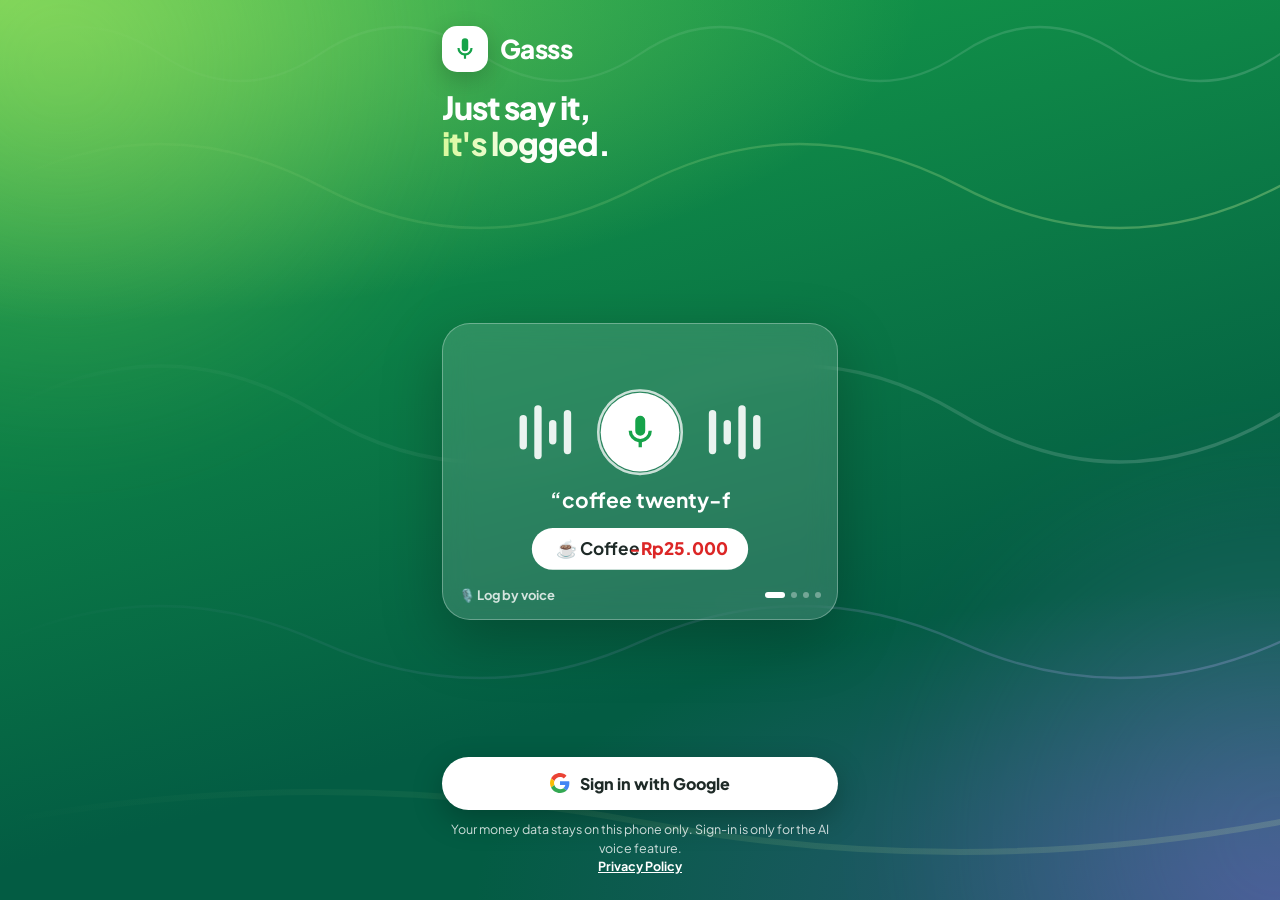
<file: index.html>
<!doctype html>
<html lang="id">
<head>
  <meta charset="utf-8">
  <meta name="viewport" content="width=device-width, initial-scale=1, viewport-fit=cover">
  <title>Gasss</title>
  <meta name="theme-color" content="#f6f5f1" media="(prefers-color-scheme: light)">
  <meta name="theme-color" content="#141816" media="(prefers-color-scheme: dark)">
  <meta name="apple-mobile-web-app-capable" content="yes">
  <meta name="mobile-web-app-capable" content="yes">
  <meta name="apple-mobile-web-app-status-bar-style" content="black-translucent">
  <meta name="apple-mobile-web-app-title" content="Gasss">
  <link rel="manifest" href="manifest.webmanifest">
  <link rel="icon" href="icons/icon-192.png">
  <link rel="apple-touch-icon" href="icons/icon-180.png">
  <link rel="preconnect" href="https://fonts.googleapis.com">
  <link rel="preconnect" href="https://fonts.gstatic.com" crossorigin>
  <link rel="stylesheet" href="https://fonts.googleapis.com/css2?family=Plus+Jakarta+Sans:wght@400;600;700;800&display=swap">
  <link rel="stylesheet" href="style.css">
</head>
<body>
  <div class="mood-bg" aria-hidden="true"></div>
  <!-- Layar login: animasi 4 babak + aliran gelombang di latar (web/login.js) -->
  <section id="login-screen" class="lg-screen" hidden>
    <div class="lg-bg" aria-hidden="true"><i></i><i></i>
      <svg class="lg-flow" viewBox="0 0 1600 900" preserveAspectRatio="none">
        <defs>
          <linearGradient id="lg-flowA" x1="0" x2="1"><stop offset="0" stop-color="#d9f99d" stop-opacity="0"/><stop offset=".5" stop-color="#d9f99d" stop-opacity=".9"/><stop offset="1" stop-color="#d9f99d" stop-opacity="0"/></linearGradient>
          <linearGradient id="lg-flowB" x1="0" x2="1"><stop offset="0" stop-color="#ffffff" stop-opacity="0"/><stop offset=".5" stop-color="#ffffff" stop-opacity=".8"/><stop offset="1" stop-color="#ffffff" stop-opacity="0"/></linearGradient>
          <linearGradient id="lg-flowC" x1="0" x2="1"><stop offset="0" stop-color="#c4b5fd" stop-opacity="0"/><stop offset=".5" stop-color="#c4b5fd" stop-opacity=".85"/><stop offset="1" stop-color="#c4b5fd" stop-opacity="0"/></linearGradient>
        </defs>
        <g class="lg-lane l1"><path d="M0 230 Q 200 160 400 230 Q 600 300 800 230 Q 1000 160 1200 230 Q 1400 300 1600 230 Q 1800 160 2000 230 Q 2200 300 2400 230 Q 2600 160 2800 230 Q 3000 300 3200 230" stroke="url(#lg-flowA)"/></g>
        <g class="lg-lane l2"><path d="M0 420 Q 200 340 400 420 Q 600 500 800 420 Q 1000 340 1200 420 Q 1400 500 1600 420 Q 1800 340 2000 420 Q 2200 500 2400 420 Q 2600 340 2800 420 Q 3000 500 3200 420" stroke="url(#lg-flowB)"/></g>
        <g class="lg-lane l3"><path d="M0 610 Q 200 550 400 610 Q 600 670 800 610 Q 1000 550 1200 610 Q 1400 670 1600 610 Q 1800 550 2000 610 Q 2200 670 2400 610 Q 2600 550 2800 610 Q 3000 670 3200 610" stroke="url(#lg-flowC)"/></g>
        <g class="lg-lane l4"><path d="M0 760 Q 400 710 800 760 Q 1200 810 1600 760 Q 2000 710 2400 760 Q 2800 810 3200 760" stroke="url(#lg-flowA)"/></g>
        <g class="lg-lane l5"><path d="M0 120 Q 100 75 200 120 Q 300 165 400 120 Q 500 75 600 120 Q 700 165 800 120 Q 900 75 1000 120 Q 1100 165 1200 120 Q 1300 75 1400 120 Q 1500 165 1600 120 Q 1700 75 1800 120 Q 1900 165 2000 120 Q 2100 75 2200 120 Q 2300 165 2400 120 Q 2500 75 2600 120 Q 2700 165 2800 120 Q 2900 75 3000 120 Q 3100 165 3200 120" stroke="url(#lg-flowB)"/></g>
      </svg>
      <div class="lg-motes"><b></b><b></b><b></b><b></b><b></b><b></b><b></b><b></b><b></b><b></b><b></b><b></b></div>
    </div>
    <div class="lg-wrap">
      <div class="lg-brand">
        <span class="lg-logo" aria-hidden="true"><svg viewBox="0 0 24 24" width="26" height="26"><path fill="currentColor" d="M12 14a3 3 0 0 0 3-3V5a3 3 0 0 0-6 0v6a3 3 0 0 0 3 3zm5-3a5 5 0 0 1-10 0H5a7 7 0 0 0 6 6.92V21h2v-3.08A7 7 0 0 0 19 11h-2z"/></svg></span>
        <b>Gasss</b>
      </div>
      <div class="lg-slogan" aria-live="polite">
        <h1 class="on">Cukup ngomong,<br><span>langsung tercatat.</span></h1>
        <h1>Pantau kas<br><span>tanpa ribet.</span></h1>
        <h1>Lihat kamu<br><span>makin hemat.</span></h1>
        <h1>Satu tujuan.<br><span>Gasss sampai tercapai.</span></h1>
      </div>
      <div class="lg-stage" role="img" aria-label="Animasi: catat lewat suara, grafik posisi kas, grafik perbandingan, dan tujuan tercapai">
        <svg viewBox="0 0 320 240" aria-hidden="true">
          <defs>
            <linearGradient id="lg-zone" gradientUnits="userSpaceOnUse" x1="0" y1="40" x2="0" y2="180"><stop offset="0" stop-color="#4ade80"/><stop offset=".35" stop-color="#a3e635"/><stop offset=".6" stop-color="#facc15"/><stop offset="1" stop-color="#fb923c"/></linearGradient>
            <linearGradient id="lg-areaFade" x1="0" y1="0" x2="0" y2="1"><stop offset="0" stop-color="#bbf7d0" stop-opacity=".55"/><stop offset="1" stop-color="#bbf7d0" stop-opacity="0"/></linearGradient>
            <linearGradient id="lg-barFade" x1="0" y1="0" x2="0" y2="1"><stop offset="0" stop-color="#ffffff" stop-opacity=".95"/><stop offset=".7" stop-color="#ffffff" stop-opacity=".3"/><stop offset="1" stop-color="#ffffff" stop-opacity="0"/></linearGradient>
            <linearGradient id="lg-barOld" x1="0" y1="0" x2="0" y2="1"><stop offset="0" stop-color="#ffffff" stop-opacity=".45"/><stop offset="1" stop-color="#ffffff" stop-opacity="0"/></linearGradient>
            <linearGradient id="lg-progG" x1="0" y1="0" x2="1" y2="1"><stop offset="0" stop-color="#d9f99d"/><stop offset="1" stop-color="#4ade80"/></linearGradient>
          </defs>
          <g class="lg-scene on" data-cap="🎙️ Catat lewat suara">
            <circle class="lg-ring1" cx="160" cy="88" r="34" fill="none" stroke="#ffffff" stroke-opacity=".5" stroke-width="2"/>
            <circle class="lg-ring2" cx="160" cy="88" r="34" fill="none" stroke="#ffffff" stroke-opacity=".5" stroke-width="2"/>
            <circle cx="160" cy="88" r="32" fill="#ffffff"/>
            <path transform="translate(144 72) scale(1.35)" fill="#16a34a" d="M12 14a3 3 0 0 0 3-3V5a3 3 0 0 0-6 0v6a3 3 0 0 0 3 3zm5-3a5 5 0 0 1-10 0H5a7 7 0 0 0 6 6.92V21h2v-3.08A7 7 0 0 0 19 11h-2z"/>
            <g class="lg-wave" fill="#ffffff" fill-opacity=".9"><rect x="62" y="74" width="6" height="28" rx="3" style="animation-delay:-0.1s"/><rect x="74" y="66" width="6" height="44" rx="3" style="animation-delay:-0.5s"/><rect x="86" y="78" width="6" height="20" rx="3" style="animation-delay:-0.3s"/><rect x="98" y="70" width="6" height="36" rx="3" style="animation-delay:-0.7s"/><rect x="216" y="70" width="6" height="36" rx="3" style="animation-delay:-0.2s"/><rect x="228" y="78" width="6" height="20" rx="3" style="animation-delay:-0.6s"/><rect x="240" y="66" width="6" height="44" rx="3" style="animation-delay:-0.4s"/><rect x="252" y="74" width="6" height="28" rx="3" style="animation-delay:-0.8s"/></g>
            <text id="lg-typed" x="160" y="150" text-anchor="middle" fill="#ffffff" font-size="17" font-weight="700" font-family="Plus Jakarta Sans, sans-serif"></text>
            <g class="lg-chip"><rect x="72" y="166" width="176" height="34" rx="17" fill="#ffffff"/>
              <text x="92" y="188" font-size="14" font-family="Plus Jakarta Sans, sans-serif" font-weight="700" fill="#1e2a27">☕ Kopi</text>
              <text x="232" y="188" text-anchor="end" font-size="14" font-family="Plus Jakarta Sans, sans-serif" font-weight="800" fill="#dc2626">−Rp25.000</text></g>
          </g>
          <g class="lg-scene" data-cap="📈 Posisi kas">
            <g stroke="#ffffff" stroke-opacity=".18"><line x1="24" x2="296" y1="60" y2="60" stroke-dasharray="3 5"/><line x1="24" x2="296" y1="110" y2="110" stroke-dasharray="3 5"/><line x1="24" x2="296" y1="160" y2="160" stroke-dasharray="3 5"/></g>
            <path class="lg-area" d="M24 62 C 60 62, 70 70, 100 76 S 150 66, 170 92 S 220 118, 240 104 S 280 84, 296 88 L296 196 L24 196 Z" fill="url(#lg-areaFade)"/>
            <path class="lg-draw" id="lg-cash-line" d="M24 62 C 60 62, 70 70, 100 76 S 150 66, 170 92 S 220 118, 240 104 S 280 84, 296 88" fill="none" stroke="url(#lg-zone)" stroke-width="4" stroke-linecap="round"/>
            <circle class="lg-halo" cx="296" cy="88" r="9" fill="#d9f99d" opacity="0"/>
            <circle class="lg-endpt" cx="296" cy="88" r="6" fill="#d9f99d" stroke="#ffffff" stroke-width="3"/>
            <g class="lg-tag"><rect x="40" y="18" width="172" height="30" rx="15" fill="#ffffff"/>
              <text x="56" y="38" font-size="13" font-weight="800" font-family="Plus Jakarta Sans, sans-serif" fill="#16a34a">82%</text>
              <text x="90" y="38" font-size="12" font-weight="700" font-family="Plus Jakarta Sans, sans-serif" fill="#1e2a27">Dompet glowing ✨</text></g>
          </g>
          <g class="lg-scene" data-cap="📊 Perbandingan bulan">
            <rect class="lg-bar" x="40" y="64" width="44" height="110" rx="10" fill="url(#lg-barOld)" style="animation-delay:.1s"/>
            <rect class="lg-bar" x="104" y="42" width="44" height="132" rx="10" fill="url(#lg-barOld)" style="animation-delay:.25s"/>
            <rect class="lg-bar" x="168" y="56" width="44" height="118" rx="10" fill="url(#lg-barOld)" style="animation-delay:.4s"/>
            <rect class="lg-bar" x="232" y="80" width="44" height="94" rx="10" fill="url(#lg-barFade)" style="animation-delay:.55s"/>
            <line class="lg-avg" x1="28" x2="292" y1="64" y2="64" stroke="#ffffff" stroke-width="2"/>
            <g font-family="Plus Jakarta Sans, sans-serif" font-size="11" font-weight="700" fill="#ffffff" fill-opacity=".8" text-anchor="middle"><text x="62" y="192">Jul</text><text x="126" y="192">Agu</text><text x="190" y="192">Sep</text><text x="254" y="192" fill-opacity="1" font-weight="800">Okt</text></g>
            <g class="lg-tag"><rect x="176" y="10" width="120" height="30" rx="15" fill="#ffffff"/>
              <text x="236" y="30" text-anchor="middle" font-size="13" font-weight="800" font-family="Plus Jakarta Sans, sans-serif" fill="#16a34a">Hemat 18% 🎉</text></g>
          </g>
          <g class="lg-scene" data-cap="🎯 Tujuan tercapai">
            <circle cx="160" cy="104" r="48" fill="none" stroke="#ffffff" stroke-opacity=".2" stroke-width="12"/>
            <circle class="lg-prog" cx="160" cy="104" r="48" fill="none" stroke="url(#lg-progG)" stroke-width="12" stroke-linecap="round" transform="rotate(-90 160 104)"/>
            <text id="lg-count" x="160" y="112" text-anchor="middle" font-size="26" font-weight="800" font-family="Plus Jakarta Sans, sans-serif" fill="#ffffff">0%</text>
            <text class="lg-trophy" x="160" y="184" text-anchor="middle" font-size="15" font-weight="800" font-family="Plus Jakarta Sans, sans-serif" fill="#ffffff">🏆 Jakarta Marathon tercapai!</text>
          </g>
        </svg>
        <div class="lg-caption"><span id="lg-cap">🎙️ Catat lewat suara</span><span class="lg-dots"><i class="on"></i><i></i><i></i><i></i></span></div>
      </div>
      <div class="lg-cta">
        <button class="lg-google" id="btn-login">
          <svg viewBox="0 0 48 48" width="20" height="20" aria-hidden="true"><path fill="#EA4335" d="M24 9.5c3.5 0 6.6 1.2 9 3.5l6.7-6.7C35.6 2.4 30.2 0 24 0 14.6 0 6.6 5.4 2.7 13.3l7.8 6C12.4 13.7 17.7 9.5 24 9.5z"/><path fill="#4285F4" d="M46.5 24.5c0-1.6-.1-3.1-.4-4.5H24v9h12.7c-.6 3-2.3 5.5-4.8 7.2l7.5 5.8c4.4-4 7.1-10 7.1-17.5z"/><path fill="#FBBC05" d="M10.5 28.7c-.5-1.4-.8-3-.8-4.7s.3-3.3.8-4.7l-7.8-6C1 16.6 0 20.2 0 24s1 7.4 2.7 10.7l7.8-6z"/><path fill="#34A853" d="M24 48c6.5 0 11.9-2.1 15.9-5.8l-7.5-5.8c-2.1 1.4-4.8 2.3-8.4 2.3-6.3 0-11.6-4.2-13.5-9.9l-7.8 6C6.6 42.6 14.6 48 24 48z"/></svg>
          Masuk dengan Google
        </button>
        <p class="lg-error" id="login-error"></p>
        <p class="lg-note">Data keuanganmu tersimpan di HP ini saja. Login hanya untuk fitur AI suara.<br><a href="privasi.html">Kebijakan Privasi</a></p>
      </div>
    </div>
  </section>

  <div id="app" hidden>
    <header class="hero">
      <div class="hero-top">
        <div class="hello" id="hello">Halo 👋</div>
        <button class="icon-btn" id="btn-refresh" aria-label="Muat ulang">
          <svg viewBox="0 0 24 24" width="20" height="20" fill="none" stroke="currentColor" stroke-width="2.2" stroke-linecap="round" stroke-linejoin="round" aria-hidden="true"><path d="M20 11a8 8 0 1 0-2.3 5.7"/><path d="M20 5v6h-6"/></svg>
        </button>
      </div>
      <div class="hero-label">Total semua dompet</div>
      <div class="hero-total" id="total-saldo">Rp0</div>
      <div class="mood-label" id="mood-label" hidden></div>
    </header>
    <div class="demo-banner" id="demo-banner" hidden>Mode demo: catat lewat ketik, AI suara belum aktif.</div>
    <div class="backup-banner" id="backup-banner" hidden></div>

    <main>
      <!-- BERANDA -->
      <section class="view" id="view-home">
        <div id="goal-area"></div>
        <div class="duo" id="goal-duo"></div>
        <div class="say" id="gasss-say" hidden></div>
        <div class="section-head">
          <span class="head-title"><h2>Dompet</h2><button class="add-mini" id="btn-add-wallet-home" aria-label="Tambah dompet"><svg viewBox="0 0 24 24" width="16" height="16" fill="none" stroke="currentColor" stroke-width="2.6" stroke-linecap="round" aria-hidden="true"><path d="M12 5v14M5 12h14"/></svg></button></span>
          <button class="link-btn" id="btn-split">Bagi uang</button>
        </div>
        <div class="wallet-grid" id="wallet-grid"></div>
        <div class="section-head" id="recent-head" hidden>
          <h2>Baru dicatat</h2>
        </div>
        <div class="recent" id="recent"></div>
        <div class="hint" id="home-hint">
          Tekan tombol mikrofon lalu bicara, misalnya:<br>
          <em>“makan siang 25 ribu, parkir 2 ribu, ambil dari dompet uang makan”</em><br>
          <em>“gajian 8 juta”</em> · <em>“nabung 500 ribu ke tujuan”</em>
        </div>
      </section>

      <!-- RIWAYAT -->
      <section class="view" id="view-history" hidden>
        <div class="filters">
          <input type="search" id="f-search" placeholder="Cari keterangan…" autocomplete="off">
          <div class="filter-row">
            <select id="f-month"></select>
            <select id="f-wallet"></select>
            <select id="f-cat"></select>
          </div>
        </div>
        <div id="history-list"></div>
        <button class="fab-secondary" id="btn-add-manual">+ Tambah manual</button>
      </section>

      <!-- LAPORAN -->
      <section class="view" id="view-report" hidden>
        <div class="report-month">
          <button class="icon-btn" id="r-prev" aria-label="Bulan sebelumnya">‹</button>
          <strong id="r-month"></strong>
          <button class="icon-btn" id="r-next" aria-label="Bulan berikutnya">›</button>
        </div>
        <div class="month-strip" id="r-summary"></div>
        <button class="share-cta" id="btn-share-recap">📸 Bagikan rekap bulan ini <small>ke story</small></button>
        <button class="share-cta" id="btn-share-hemat" hidden>🏆 Bagikan pencapaian hemat <small>ke story</small></button>
        <h2>Posisi kas</h2>
        <div class="cash-card">
          <div class="cash-head" id="r-cash-head"></div>
          <div class="cash-chart" id="r-cash"></div>
          <div class="cash-tip" id="r-cash-tip" hidden></div>
          <p class="cash-note">Persen uang bulan ini yang masih tersisa.</p>
          <button class="share-cta" id="btn-share-cash">📸 Bagikan posisi kas <small>ke story</small></button>
        </div>
        <div class="section-head"><h2>Perbandingan</h2>
          <div class="seg seg-sm" id="cmp-seg"><button data-n="1">1 bln</button><button data-n="2">2 bln</button><button data-n="3">3 bln</button></div></div>
        <div class="cmp-card" id="r-compare"></div>
        <h2>Pengeluaran per kategori</h2>
        <div id="r-cats"></div>
        <h2>Unduh laporan bulan ini</h2>
        <div class="export-row">
          <button class="btn" id="btn-report-pdf">📄 PDF</button>
          <button class="btn" id="btn-report-xlsx">📊 Excel</button>
        </div>
      </section>

      <!-- PENGATURAN -->
      <section class="view" id="view-settings" hidden>
        <div class="section-head"><h2>Dompet</h2><button class="link-btn" id="btn-add-wallet">+ Dompet</button></div>
        <div class="list" id="s-wallets"></div>
        <div class="section-head"><h2>Kategori pengeluaran</h2><button class="link-btn" data-add-cat="keluar">+ Kategori</button></div>
        <div class="list" id="s-cats-keluar"></div>
        <div class="section-head"><h2>Kategori pemasukan</h2><button class="link-btn" data-add-cat="masuk">+ Kategori</button></div>
        <div class="list" id="s-cats-masuk"></div>
        <h2>Data & cadangan</h2>
        <div class="list">
          <div class="list-item" id="s-data-info"></div>
          <button class="list-item" id="btn-backup"><span>💾 Simpan cadangan ke file Excel</span><small>›</small></button>
          <button class="list-item" id="btn-sheets-backup" hidden><span>🟩 Cadangkan ke Google Sheets</span><small>›</small></button>
          <button class="list-item" id="btn-restore"><span>♻️ Pulihkan dari file Excel</span><small>›</small></button>
          <button class="list-item" id="btn-sheets-restore" hidden><span>♻️ Pulihkan dari Google Sheets</span><small>›</small></button>
          <button class="list-item" id="btn-migrate" hidden><span>📥 Pindahkan data dari Google Sheets</span><small>›</small></button>
          <button class="list-item" id="btn-reset" hidden><span>🧹 Mulai pencatatan baru <small>(setelah cadangan)</small></span><small>›</small></button>
        </div>
        <input type="file" id="restore-file" accept=".xlsx,application/vnd.openxmlformats-officedocument.spreadsheetml.sheet" hidden>
        <h2>Aplikasi</h2>
        <div class="list">
          <div class="list-item"><span id="s-conn"></span></div>
          <div class="list-item" id="s-timing" hidden></div>
          <div class="list-item" id="s-account" hidden></div>
          <div class="list-item lang-row" data-no-t><span>🌐 Bahasa · Language</span><div class="seg seg-sm" id="lang-seg"><button type="button" data-lang="id">Indonesia</button><button type="button" data-lang="en">English</button></div></div>
          <button class="list-item" id="btn-tutorial"><span>🎓 Lihat tutorial lagi</span><small>›</small></button>
          <button class="list-item" id="btn-feedback" hidden><span>💬 Kirim masukan</span><small>›</small></button>
          <button class="list-item" id="btn-stats" hidden><span>📈 Statistik pemakaian <small>(pemilik)</small></span><small>›</small></button>
          <a class="list-item" href="privasi.html"><span>🔒 Kebijakan Privasi</span><small>›</small></a>
          <button class="list-item danger-text" id="btn-logout" hidden>Keluar dari akun</button>
          <button class="list-item danger-text" id="btn-reset-data">Hapus semua data di HP ini</button>
        </div>
      </section>
    </main>

    <!-- Tombol suara -->
    <div class="voice-bar" id="voice-bar">
      <button class="kbd-btn" id="btn-type" aria-label="Ketik">⌨</button>
      <button class="mic-btn" id="btn-mic" aria-label="Rekam suara">
        <svg viewBox="0 0 24 24" width="34" height="34" aria-hidden="true"><path fill="currentColor" d="M12 14a3 3 0 0 0 3-3V5a3 3 0 0 0-6 0v6a3 3 0 0 0 3 3zm5-3a5 5 0 0 1-10 0H5a7 7 0 0 0 6 6.92V21h2v-3.08A7 7 0 0 0 19 11h-2z"/></svg>
      </button>
      <span class="voice-status" id="voice-status"></span>
    </div>

    <nav class="tabbar">
      <button data-tab="home" class="active"><svg viewBox="0 0 24 24" fill="none" stroke="currentColor" stroke-width="2" stroke-linecap="round" stroke-linejoin="round" aria-hidden="true"><path d="M3 10.5 12 3l9 7.5"/><path d="M5 9.5V20a1 1 0 0 0 1 1h4v-6h4v6h4a1 1 0 0 0 1-1V9.5"/></svg>Beranda</button>
      <button data-tab="history"><svg viewBox="0 0 24 24" fill="none" stroke="currentColor" stroke-width="2" stroke-linecap="round" stroke-linejoin="round" aria-hidden="true"><rect x="4" y="3" width="16" height="18" rx="4"/><path d="M8 8h8M8 12h8M8 16h5"/></svg>Riwayat</button>
      <button data-tab="report"><svg viewBox="0 0 24 24" fill="none" stroke="currentColor" stroke-width="2" stroke-linecap="round" stroke-linejoin="round" aria-hidden="true"><path d="M12 3a9 9 0 1 0 9 9h-9z"/><path d="M15 3.5A9 9 0 0 1 20.5 9H15z"/></svg>Laporan</button>
      <button data-tab="settings"><svg viewBox="0 0 24 24" fill="none" stroke="currentColor" stroke-width="2" stroke-linecap="round" stroke-linejoin="round" aria-hidden="true"><path d="M4 7h10M18 7h2M4 17h4M12 17h8"/><circle cx="16" cy="7" r="2"/><circle cx="10" cy="17" r="2"/></svg>Atur</button>
    </nav>
  </div>

  <!-- Tutorial singkat -->
  <div class="tutorial" id="tutorial" hidden role="dialog" aria-modal="true" aria-label="Tutorial">
    <div class="tut-card">
      <button class="tut-skip" id="tut-skip">Lewati</button>
      <div class="tut-icon"></div>
      <h3 class="tut-title"></h3>
      <p class="tut-text"></p>
      <div class="tut-dots"></div>
      <div class="btn-row"><button class="btn" id="tut-back">Kembali</button><button class="btn primary" id="tut-next">Lanjut</button></div>
    </div>
  </div>

  <!-- Lembar bawah (modal) serbaguna -->
  <div class="sheet-backdrop" id="sheet-backdrop" hidden>
    <div class="sheet" role="dialog" aria-modal="true" id="sheet"></div>
  </div>
  <div class="toast" id="toast" hidden></div>

  <script src="i18n.js"></script>
  <script src="config.js"></script>
  <script src="logic.js"></script>
  <script src="store.js"></script>
  <script src="export.js"></script>
  <script src="gsheets.js"></script>
  <script src="share.js"></script>
  <script src="scenes.js"></script>
  <script src="login.js"></script>
  <script src="recorder.js"></script>
  <script src="app.js"></script>
</body>
</html>
</file>
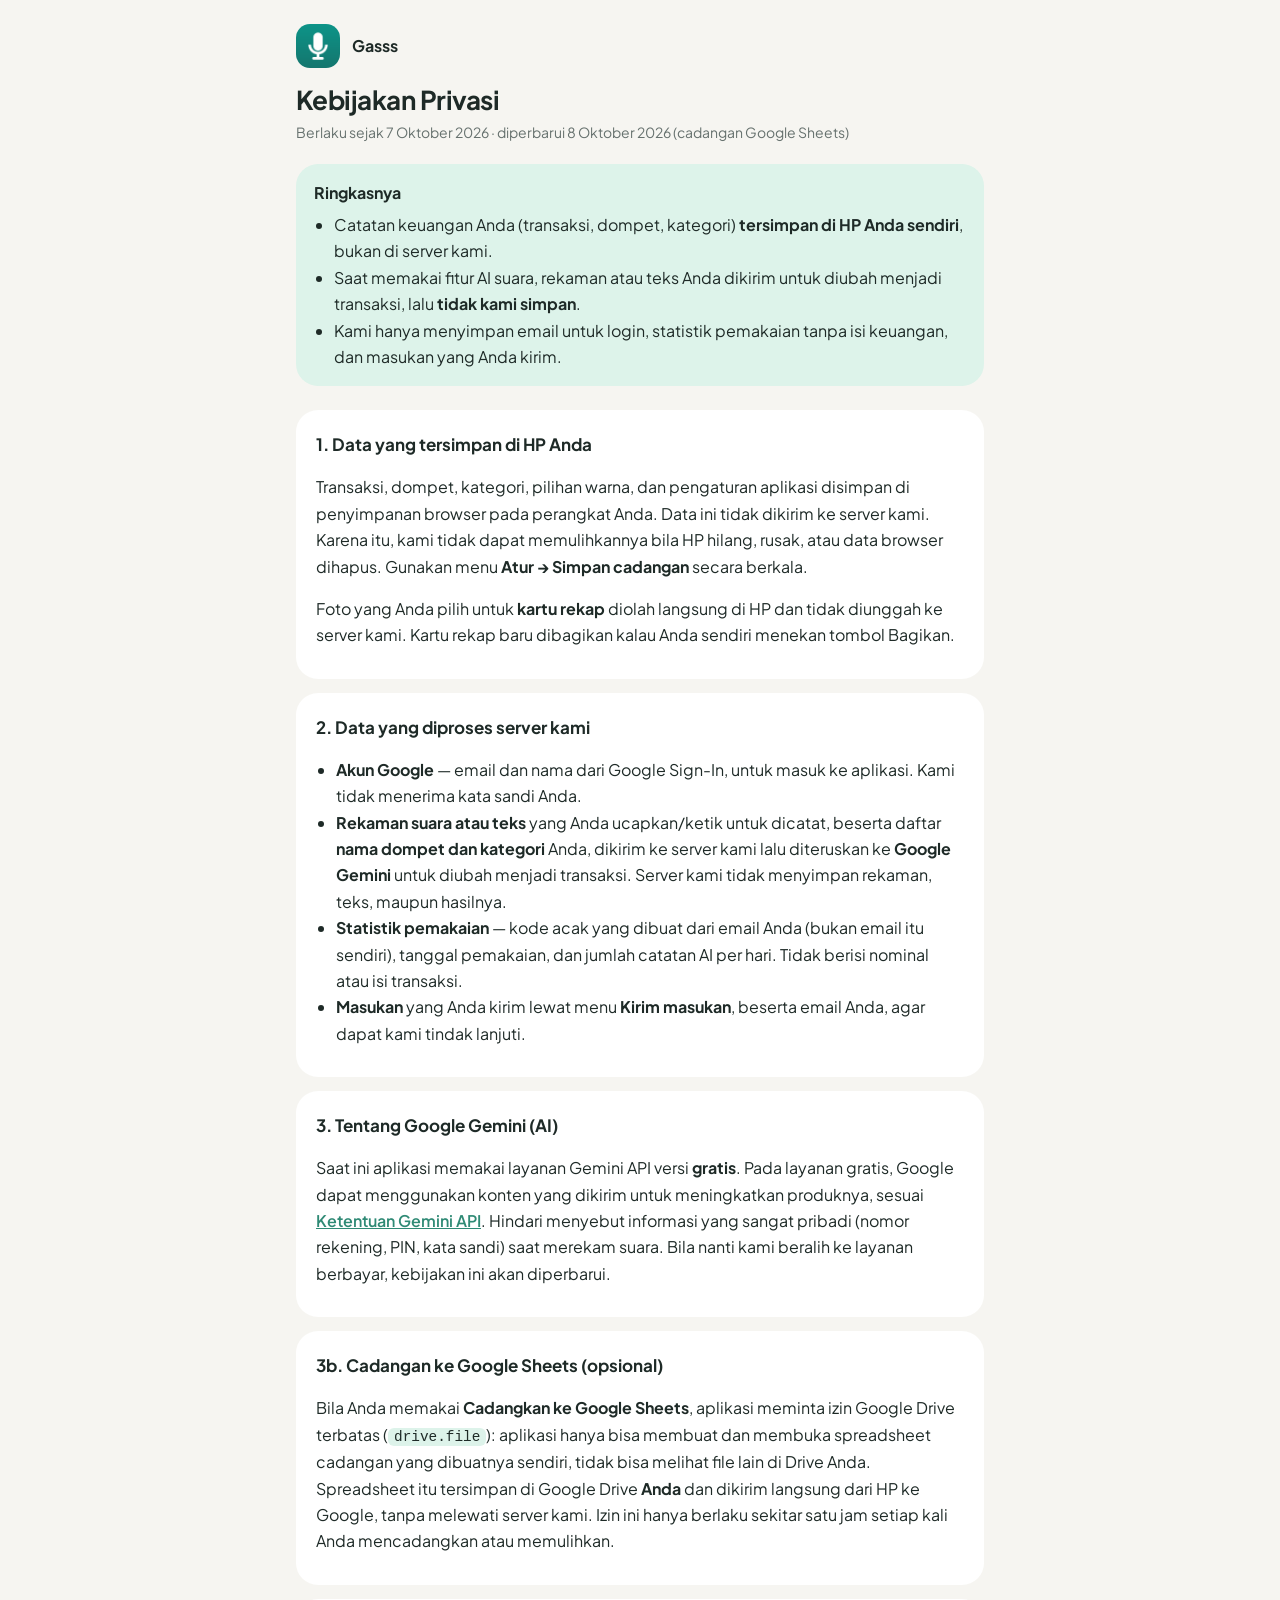
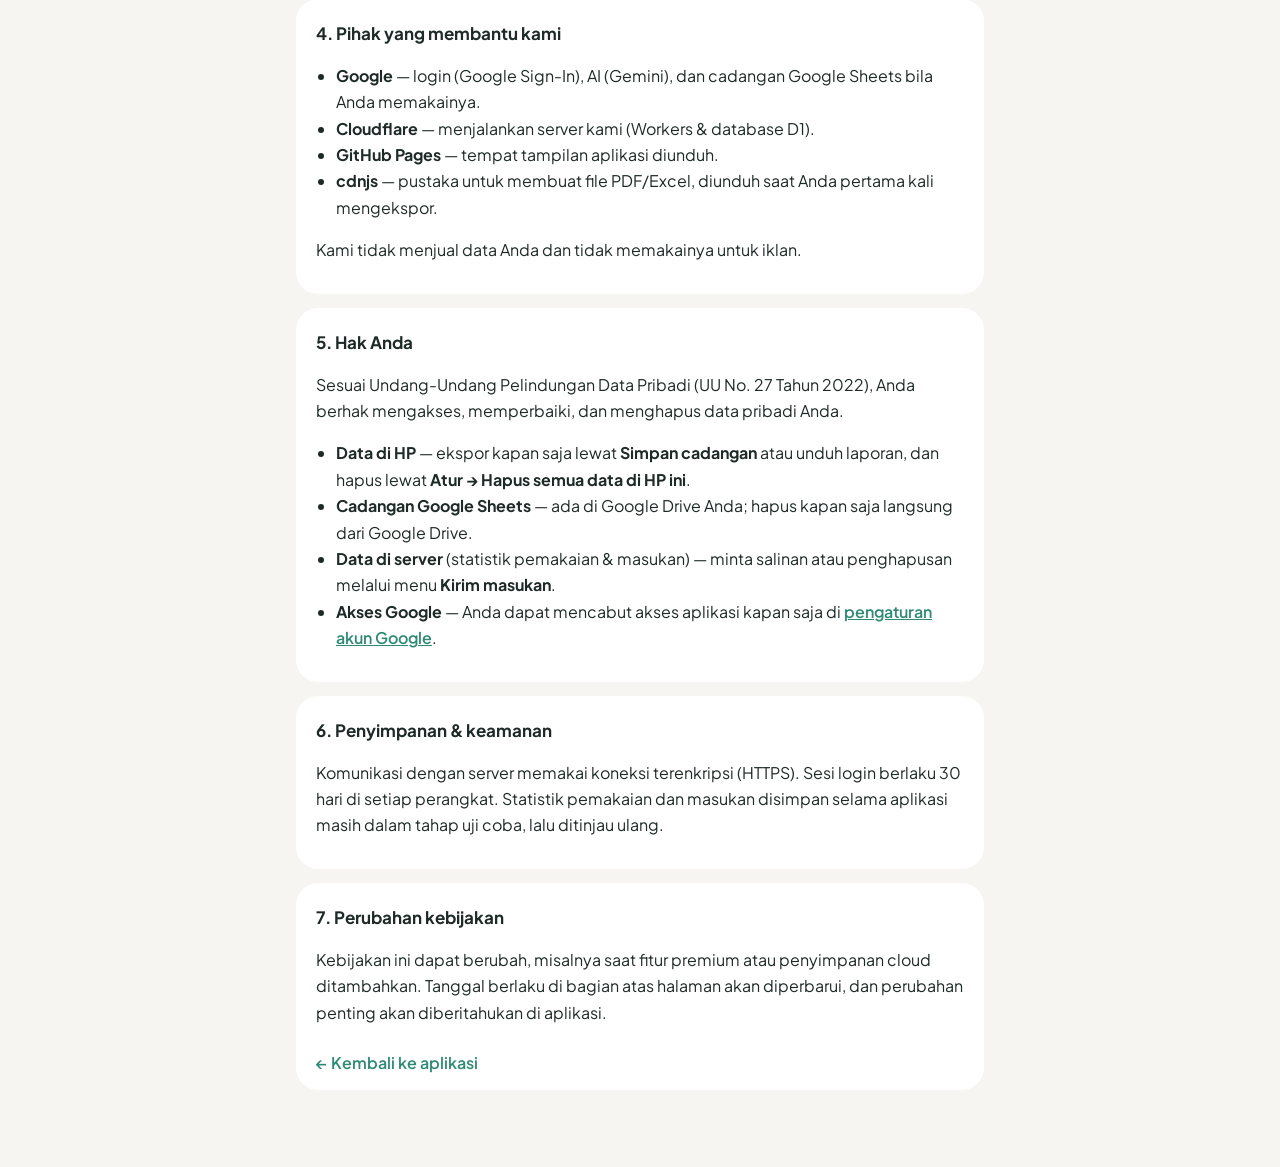
<file: privasi.html>
<!doctype html>
<html lang="id">
<head>
  <meta charset="utf-8">
  <meta name="viewport" content="width=device-width, initial-scale=1, viewport-fit=cover">
  <title>Kebijakan Privasi · Gasss</title>
  <meta name="description" content="Kebijakan Privasi aplikasi Gasss: data apa yang disimpan, di mana, dan hak Anda.">
  <link rel="icon" href="icons/icon-192.png">
  <link rel="preconnect" href="https://fonts.googleapis.com">
  <link rel="preconnect" href="https://fonts.gstatic.com" crossorigin>
  <link rel="stylesheet" href="https://fonts.googleapis.com/css2?family=Plus+Jakarta+Sans:wght@400;600;700;800&display=swap">
  <style>
    :root { --bg: #f6f5f1; --card: #fff; --text: #1e2a27; --muted: #66716e; --brand: #2f8a75; --line: #eceae4; --soft: #ddf3ea; }
    @media (prefers-color-scheme: dark) {
      :root:not([data-theme="light"]) { --bg: #141816; --card: #1d2321; --text: #e9efed; --muted: #a0aca8; --brand: #6fd1b7; --line: #2b3330; --soft: #1f3a32; }
    }
    :root[data-theme="dark"] { --bg: #141816; --card: #1d2321; --text: #e9efed; --muted: #a0aca8; --brand: #6fd1b7; --line: #2b3330; --soft: #1f3a32; }
    * { box-sizing: border-box; }
    body { margin: 0; background: var(--bg); color: var(--text); font: 16px/1.65 "Plus Jakarta Sans", -apple-system, "Segoe UI", Roboto, sans-serif; }
    main { max-width: 720px; margin: 0 auto; padding: 24px 16px 64px; }
    .top { display: flex; align-items: center; gap: 12px; margin-bottom: 8px; }
    .top img { width: 44px; height: 44px; border-radius: 14px; }
    h1 { font-size: 26px; line-height: 1.25; margin: 16px 0 4px; letter-spacing: -.02em; }
    .meta { color: var(--muted); font-size: 14px; margin: 0 0 20px; }
    .summary { background: var(--soft); border-radius: 22px; padding: 16px 18px; margin-bottom: 24px; }
    .summary ul { margin: 6px 0 0; padding-left: 20px; }
    section { background: var(--card); border-radius: 22px; padding: 4px 20px 14px; margin-bottom: 14px; }
    h2 { font-size: 17px; margin: 16px 0 6px; }
    p, li { max-width: 66ch; }
    ul { padding-left: 20px; }
    a { color: var(--brand); font-weight: 600; }
    code { font-size: .9em; background: var(--soft); padding: 1px 6px; border-radius: 6px; }
    .back { display: inline-block; margin-top: 8px; text-decoration: none; }
  </style>
</head>
<body>
  <main>
    <div class="top"><img src="icons/icon-192.png" alt=""><strong>Gasss</strong></div>
    <h1>Kebijakan Privasi</h1>
    <p class="meta">Berlaku sejak 7 Oktober 2026 · diperbarui 8 Oktober 2026 (cadangan Google Sheets)</p>

    <div class="summary">
      <strong>Ringkasnya</strong>
      <ul>
        <li>Catatan keuangan Anda (transaksi, dompet, kategori) <b>tersimpan di HP Anda sendiri</b>, bukan di server kami.</li>
        <li>Saat memakai fitur AI suara, rekaman atau teks Anda dikirim untuk diubah menjadi transaksi, lalu <b>tidak kami simpan</b>.</li>
        <li>Kami hanya menyimpan email untuk login, statistik pemakaian tanpa isi keuangan, dan masukan yang Anda kirim.</li>
      </ul>
    </div>

    <section>
      <h2>1. Data yang tersimpan di HP Anda</h2>
      <p>Transaksi, dompet, kategori, pilihan warna, dan pengaturan aplikasi disimpan di penyimpanan browser pada perangkat Anda.
        Data ini tidak dikirim ke server kami. Karena itu, kami tidak dapat memulihkannya bila HP hilang, rusak, atau data browser dihapus.
        Gunakan menu <b>Atur → Simpan cadangan</b> secara berkala.</p>
      <p>Foto yang Anda pilih untuk <b>kartu rekap</b> diolah langsung di HP dan tidak diunggah ke server kami.
        Kartu rekap baru dibagikan kalau Anda sendiri menekan tombol Bagikan.</p>
    </section>

    <section>
      <h2>2. Data yang diproses server kami</h2>
      <ul>
        <li><b>Akun Google</b> — email dan nama dari Google Sign-In, untuk masuk ke aplikasi. Kami tidak menerima kata sandi Anda.</li>
        <li><b>Rekaman suara atau teks</b> yang Anda ucapkan/ketik untuk dicatat, beserta daftar <b>nama dompet dan kategori</b> Anda,
          dikirim ke server kami lalu diteruskan ke <b>Google Gemini</b> untuk diubah menjadi transaksi. Server kami tidak menyimpan rekaman, teks, maupun hasilnya.</li>
        <li><b>Statistik pemakaian</b> — kode acak yang dibuat dari email Anda (bukan email itu sendiri), tanggal pemakaian,
          dan jumlah catatan AI per hari. Tidak berisi nominal atau isi transaksi.</li>
        <li><b>Masukan</b> yang Anda kirim lewat menu <b>Kirim masukan</b>, beserta email Anda, agar dapat kami tindak lanjuti.</li>
      </ul>
    </section>

    <section>
      <h2>3. Tentang Google Gemini (AI)</h2>
      <p>Saat ini aplikasi memakai layanan Gemini API versi <b>gratis</b>. Pada layanan gratis, Google dapat menggunakan konten yang dikirim
        untuk meningkatkan produknya, sesuai <a href="https://ai.google.dev/gemini-api/terms" rel="noopener">Ketentuan Gemini API</a>.
        Hindari menyebut informasi yang sangat pribadi (nomor rekening, PIN, kata sandi) saat merekam suara.
        Bila nanti kami beralih ke layanan berbayar, kebijakan ini akan diperbarui.</p>
    </section>

    <section>
      <h2>3b. Cadangan ke Google Sheets (opsional)</h2>
      <p>Bila Anda memakai <b>Cadangkan ke Google Sheets</b>, aplikasi meminta izin Google Drive terbatas (<code>drive.file</code>):
        aplikasi hanya bisa membuat dan membuka spreadsheet cadangan yang dibuatnya sendiri, tidak bisa melihat file lain di Drive Anda.
        Spreadsheet itu tersimpan di Google Drive <b>Anda</b> dan dikirim langsung dari HP ke Google, tanpa melewati server kami.
        Izin ini hanya berlaku sekitar satu jam setiap kali Anda mencadangkan atau memulihkan.</p>
    </section>

    <section>
      <h2>4. Pihak yang membantu kami</h2>
      <ul>
        <li><b>Google</b> — login (Google Sign-In), AI (Gemini), dan cadangan Google Sheets bila Anda memakainya.</li>
        <li><b>Cloudflare</b> — menjalankan server kami (Workers & database D1).</li>
        <li><b>GitHub Pages</b> — tempat tampilan aplikasi diunduh.</li>
        <li><b>cdnjs</b> — pustaka untuk membuat file PDF/Excel, diunduh saat Anda pertama kali mengekspor.</li>
      </ul>
      <p>Kami tidak menjual data Anda dan tidak memakainya untuk iklan.</p>
    </section>

    <section>
      <h2>5. Hak Anda</h2>
      <p>Sesuai Undang-Undang Pelindungan Data Pribadi (UU No. 27 Tahun 2022), Anda berhak mengakses, memperbaiki, dan menghapus data pribadi Anda.</p>
      <ul>
        <li><b>Data di HP</b> — ekspor kapan saja lewat <b>Simpan cadangan</b> atau unduh laporan, dan hapus lewat <b>Atur → Hapus semua data di HP ini</b>.</li>
        <li><b>Cadangan Google Sheets</b> — ada di Google Drive Anda; hapus kapan saja langsung dari Google Drive.</li>
        <li><b>Data di server</b> (statistik pemakaian & masukan) — minta salinan atau penghapusan melalui menu <b>Kirim masukan</b>.</li>
        <li><b>Akses Google</b> — Anda dapat mencabut akses aplikasi kapan saja di
          <a href="https://myaccount.google.com/permissions" rel="noopener">pengaturan akun Google</a>.</li>
      </ul>
    </section>

    <section>
      <h2>6. Penyimpanan & keamanan</h2>
      <p>Komunikasi dengan server memakai koneksi terenkripsi (HTTPS). Sesi login berlaku 30 hari di setiap perangkat.
        Statistik pemakaian dan masukan disimpan selama aplikasi masih dalam tahap uji coba, lalu ditinjau ulang.</p>
    </section>

    <section>
      <h2>7. Perubahan kebijakan</h2>
      <p>Kebijakan ini dapat berubah, misalnya saat fitur premium atau penyimpanan cloud ditambahkan.
        Tanggal berlaku di bagian atas halaman akan diperbarui, dan perubahan penting akan diberitahukan di aplikasi.</p>
      <a class="back" href="./">← Kembali ke aplikasi</a>
    </section>
  </main>
</body>
</html>
</file>
<file: style.css>
/* ============ Gasss — tema pastel ============ */
:root {
  --bg: #f6f5f1;
  --card: #ffffff;
  --text: #1e2a27;
  --muted: #7a8582;
  --line: #eceae4;
  --field: #f3f2ee;
  --brand: #3a9f88;
  --brand-ink: #ffffff;
  --brand-soft: #ddf3ea;
  --in: #2e9e6a;
  --in-bg: #ddf3ea;
  --out: #d2544f;
  --out-bg: #fbe1e0;
  --move: #6a7480;
  --warn: #c98a12;
  --warn-bg: #fff1cc;
  --danger: #c8443f;
  --danger-bg: #fde2e1;
  --hero: linear-gradient(135deg, #cfeee2 0%, #e4e0fa 55%, #ffe2d2 100%);
  --hero-ink: #1e2a27;
  --shadow: 0 1px 2px rgba(30, 42, 39, .04), 0 8px 24px rgba(30, 42, 39, .06);
  --shadow-lg: 0 10px 30px rgba(30, 42, 39, .12);
  --zone-hijau: #a8e4c0;
  --zone-kuning: #fde68f;
  --zone-oranye: #ffc79a;
  --zone-merah: #f8b0ad;
  --safe-b: env(safe-area-inset-bottom, 0px);
  --safe-t: env(safe-area-inset-top, 0px);

  /* Warna dompet: latar pastel & tinta */
  --w0-bg: #ddf3ea; --w0-ink: #1f7a5c;
  --w1-bg: #ffe5d6; --w1-ink: #b2552b;
  --w2-bg: #e8e2fa; --w2-ink: #5b48a8;
  --w3-bg: #dceefb; --w3-ink: #2369a0;
  --w4-bg: #fff2c6; --w4-ink: #866600;
  --w5-bg: #fbe1ea; --w5-ink: #a83a63;
  --w6-bg: #e5efd9; --w6-ink: #4f6e2c;
  --w7-bg: #d8f2f4; --w7-ink: #1d7480;
  --w8-bg: #e2e7fb; --w8-ink: #3d4fa6;
  --w9-bg: #ffe9c4; --w9-ink: #94580a;
  --w10-bg: #f2e0f5; --w10-ink: #87399a;
  --w11-bg: #e4eaef; --w11-ink: #46596a;
}
@media (prefers-color-scheme: dark) {
  :root {
    --bg: #141816;
    --card: #1d2321;
    --text: #e9efed;
    --muted: #96a29e;
    --line: #2b3330;
    --field: #252c29;
    --brand: #6fd1b7;
    --brand-ink: #0f2a23;
    --brand-soft: #1f3a32;
    --in: #7fdcae;
    --in-bg: #1f3a30;
    --out: #f2938f;
    --out-bg: #3d2423;
    --move: #a9b3bd;
    --warn: #f3c45a;
    --warn-bg: #3b3018;
    --danger: #f2938f;
    --danger-bg: #42211f;
    --hero: linear-gradient(135deg, #1f3a32 0%, #2a2747 55%, #3e2a22 100%);
    --hero-ink: #f1f5f3;
    --shadow: 0 1px 2px rgba(0, 0, 0, .3);
    --shadow-lg: 0 10px 30px rgba(0, 0, 0, .45);
    --zone-hijau: #2f6b4a;
    --zone-kuning: #6b5a1f;
    --zone-oranye: #6e4422;
    --zone-merah: #6e2f2c;

    --w0-bg: #1e3a31; --w0-ink: #8fe0c2;
    --w1-bg: #3d2b22; --w1-ink: #ffb894;
    --w2-bg: #2c2747; --w2-ink: #c3b6ff;
    --w3-bg: #1f3245; --w3-ink: #9fd0f7;
    --w4-bg: #3a3218; --w4-ink: #f5d675;
    --w5-bg: #3e2430; --w5-ink: #f6a9c4;
    --w6-bg: #29361f; --w6-ink: #bcdc98;
    --w7-bg: #1b3a3d; --w7-ink: #8fe3ea;
    --w8-bg: #252b48; --w8-ink: #aebaff;
    --w9-bg: #3d2f19; --w9-ink: #ffc983;
    --w10-bg: #3a2540; --w10-ink: #e2a8f0;
    --w11-bg: #262e35; --w11-ink: #b4c4d2;
  }
}
.wc-0 { --w-bg: var(--w0-bg); --w-ink: var(--w0-ink); }
.wc-1 { --w-bg: var(--w1-bg); --w-ink: var(--w1-ink); }
.wc-2 { --w-bg: var(--w2-bg); --w-ink: var(--w2-ink); }
.wc-3 { --w-bg: var(--w3-bg); --w-ink: var(--w3-ink); }
.wc-4 { --w-bg: var(--w4-bg); --w-ink: var(--w4-ink); }
.wc-5 { --w-bg: var(--w5-bg); --w-ink: var(--w5-ink); }
.wc-6 { --w-bg: var(--w6-bg); --w-ink: var(--w6-ink); }
.wc-7 { --w-bg: var(--w7-bg); --w-ink: var(--w7-ink); }
.wc-8 { --w-bg: var(--w8-bg); --w-ink: var(--w8-ink); }
.wc-9 { --w-bg: var(--w9-bg); --w-ink: var(--w9-ink); }
.wc-10 { --w-bg: var(--w10-bg); --w-ink: var(--w10-ink); }
.wc-11 { --w-bg: var(--w11-bg); --w-ink: var(--w11-ink); }

* { box-sizing: border-box; -webkit-tap-highlight-color: transparent; }
html, body { margin: 0; background: var(--page, var(--bg)); color: var(--text); }
body {
  font: 16px/1.45 "Plus Jakarta Sans", -apple-system, BlinkMacSystemFont, "Segoe UI", Roboto, sans-serif;
  -webkit-font-smoothing: antialiased;
}
button, input, select { font: inherit; color: inherit; }
button { cursor: pointer; }
button:active { transform: scale(.98); }
h2 { font-size: 13px; font-weight: 700; margin: 24px 2px 10px; color: var(--muted); text-transform: uppercase; letter-spacing: .06em; }
h3 { font-weight: 700; }
[hidden] { display: none !important; }

/* ---------- Kerangka ---------- */
#app { max-width: 560px; margin: 0 auto; min-height: 100vh; padding-bottom: calc(190px + var(--safe-b)); }
main { padding: 0 16px; }

.hero {
  margin: calc(10px + var(--safe-t)) 16px 0; padding: 18px 20px 20px; border-radius: 28px;
  background: var(--hero); color: var(--hero-ink); box-shadow: var(--shadow);
}
.hero-top { display: flex; justify-content: space-between; align-items: flex-start; gap: 8px; }
.hello { font-size: 15px; font-weight: 700; }
.hero-label { font-size: 13px; opacity: .7; margin-top: 10px; }
.hero-total { font-size: 32px; font-weight: 800; letter-spacing: -.03em; line-height: 1.15; }
.icon-btn {
  background: rgba(255, 255, 255, .55); border: 0; width: 40px; height: 40px; border-radius: 14px;
  display: grid; place-items: center; color: inherit; font-size: 20px; flex: none;
}
@media (prefers-color-scheme: dark) { .icon-btn { background: rgba(255, 255, 255, .08); } }
.demo-banner {
  margin: 10px 16px 0; background: var(--warn-bg); color: var(--warn); font-size: 13px; font-weight: 600;
  padding: 8px 14px; border-radius: 14px; text-align: center;
}

.section-head { display: flex; justify-content: space-between; align-items: center; }
.section-head h2 { margin-bottom: 10px; }
.link-btn {
  background: var(--brand-soft); border: 0; color: var(--brand); font-weight: 700; font-size: 13px;
  padding: 7px 14px; border-radius: 999px; margin-top: 14px;
}

/* ---------- Ringkasan bulan ---------- */
.month-strip { display: grid; grid-template-columns: 1fr 1fr; gap: 10px; margin-top: 16px; }
.stat { background: var(--card); border-radius: 20px; padding: 12px 14px; box-shadow: var(--shadow); min-width: 0; }
.stat:nth-child(1) { background: var(--in-bg); }
.stat:nth-child(2) { background: var(--out-bg); }
.stat:nth-child(3) { grid-column: 1 / -1; display: flex; justify-content: space-between; align-items: baseline; padding: 10px 16px; }
.stat-label { font-size: 12px; color: var(--muted); font-weight: 600; }
.stat-value { font-weight: 800; font-size: 17px; white-space: nowrap; overflow: hidden; text-overflow: ellipsis; }
.stat-tap { border: 0; font: inherit; color: inherit; text-align: left; cursor: pointer; width: 100%; }
.stat-tap:active { transform: scale(.97); }
.stat-tap .stat-label { display: flex; justify-content: space-between; gap: 6px; }
.stat-more { font-size: 11px; font-weight: 700; opacity: .8; white-space: nowrap; }
/* Lembar rincian uang masuk / keluar (Laporan) */
.flow-month { color: var(--muted); font-weight: 600; margin: -10px 0 12px; }
.flow-total { border-radius: 18px; padding: 12px 16px; display: flex; flex-wrap: wrap; align-items: baseline; gap: 4px 10px; }
.flow-total.flow-in { background: var(--in-bg); }
.flow-total.flow-out { background: var(--out-bg); }
.flow-total span { font-weight: 600; color: var(--muted); font-size: 13px; }
.flow-total b { font-size: 20px; font-weight: 800; flex: 1; text-align: right; }
.flow-total small { width: 100%; text-align: right; color: var(--muted); }
.flow-cats { background: var(--card); border-radius: 18px; margin-top: 10px; box-shadow: var(--shadow); }
.flow-cat { display: flex; justify-content: space-between; gap: 8px; padding: 10px 14px; border-bottom: 1px solid var(--line); font-size: 14px; font-weight: 600; }
.flow-cat:last-child { border-bottom: 0; }
.flow-cat-amt { white-space: nowrap; font-weight: 800; }
.flow-cat-amt small { color: var(--muted); font-weight: 600; margin-left: 4px; }
.flow-list { margin-top: 4px; }
.c-in { color: var(--in); } .c-out { color: var(--out); } .c-move { color: var(--move); }

/* ---------- Kartu dompet ---------- */
.wallet-grid { display: grid; grid-template-columns: 1fr 1fr; gap: 12px; }
.wallet {
  position: relative; text-align: left; border: 2px solid transparent; border-radius: 26px; padding: 14px 14px 16px;
  min-width: 0; background: var(--w-bg); color: var(--text); box-shadow: var(--shadow);
}
.wallet-top { display: flex; justify-content: space-between; align-items: center; margin-bottom: 10px; min-height: 36px; }
.wallet-emoji {
  width: 36px; height: 36px; border-radius: 14px; display: grid; place-items: center; font-size: 18px;
  background: rgba(255, 255, 255, .7);
}
@media (prefers-color-scheme: dark) { .wallet-emoji { background: rgba(255, 255, 255, .08); } }
.badge { font-size: 10.5px; font-weight: 700; padding: 4px 9px; border-radius: 999px; white-space: nowrap; }
.wallet-name { font-size: 13px; font-weight: 600; color: var(--w-ink); white-space: nowrap; overflow: hidden; text-overflow: ellipsis; }
.wallet-saldo { font-size: 19px; font-weight: 800; letter-spacing: -.02em; margin: 1px 0 10px; white-space: nowrap; overflow: hidden; text-overflow: ellipsis; }
.bar { height: 8px; background: rgba(255, 255, 255, .7); border-radius: 999px; overflow: hidden; }
@media (prefers-color-scheme: dark) { .bar { background: rgba(255, 255, 255, .1); } }
.bar > i { display: block; height: 100%; background: var(--w-ink, var(--brand)); border-radius: 999px; transition: width .4s ease; }

.wallet[data-status="menipis"] { border-color: var(--warn); }
.wallet[data-status="menipis"] .badge { background: var(--warn-bg); color: var(--warn); }
.wallet[data-status="menipis"] .bar > i { background: var(--warn); }
.wallet[data-status="habis"] { background: var(--danger-bg); border-color: var(--danger); }
.wallet[data-status="habis"] .badge { background: var(--danger); color: #fff; }
.wallet[data-status="habis"] .wallet-saldo, .wallet[data-status="habis"] .wallet-name { color: var(--danger); }
.wallet[data-status="kosong"] .badge { background: rgba(255, 255, 255, .7); color: var(--muted); }
@media (prefers-color-scheme: dark) { .wallet[data-status="kosong"] .badge { background: rgba(255, 255, 255, .08); } }

/* ---------- Daftar transaksi ---------- */
.recent { display: flex; flex-direction: column; gap: 8px; }
.transcript { font-size: 13px; color: var(--muted); font-style: italic; margin: 0 4px 2px; }
.tx {
  display: flex; align-items: center; gap: 12px; width: 100%; text-align: left;
  background: var(--card); border: 0; border-radius: 20px; padding: 11px 14px; box-shadow: var(--shadow);
}
.tx-icon {
  width: 42px; height: 42px; border-radius: 15px; display: grid; place-items: center; flex: none; font-size: 18px;
  background: var(--w-bg, var(--field));
}
.tx-main { flex: 1; min-width: 0; }
.tx-title { font-weight: 700; font-size: 15px; white-space: nowrap; overflow: hidden; text-overflow: ellipsis; }
.tx-sub { font-size: 12px; color: var(--muted); white-space: nowrap; overflow: hidden; text-overflow: ellipsis; }
.tx-amt { font-weight: 800; font-size: 15px; white-space: nowrap; }
.tx.new { animation: flash 1.4s ease-out; }
@keyframes flash { from { box-shadow: 0 0 0 3px var(--brand); } to { box-shadow: var(--shadow); } }
.day-head { font-size: 12px; font-weight: 700; color: var(--muted); margin: 18px 6px 8px; display: flex; justify-content: space-between; text-transform: uppercase; letter-spacing: .04em; }
#history-list .tx { margin-bottom: 8px; }
.hint {
  color: var(--muted); font-size: 14px; text-align: center; margin: 22px 0; line-height: 1.7;
  background: var(--card); border-radius: 22px; padding: 16px; box-shadow: var(--shadow);
}
.empty { color: var(--muted); text-align: center; padding: 30px 10px; }

/* ---------- Filter & input ---------- */
.filters { position: sticky; top: var(--safe-t); background: var(--page, var(--bg)); padding: 12px 0 6px; z-index: 2; }
.filters input, .filter-row select, .field input, .field select {
  width: 100%; padding: 12px 14px; border: 1.5px solid transparent; border-radius: 16px; background: var(--field);
  outline: none; -webkit-appearance: none; appearance: none;
}
.filters input:focus, .field input:focus, .field select:focus { border-color: var(--brand); background: var(--card); }
.filter-row { display: grid; grid-template-columns: repeat(3, 1fr); gap: 6px; margin-top: 8px; }
.filter-row select { padding: 9px 10px; font-size: 13px; font-weight: 600; min-width: 0; border-radius: 999px; }
.fab-secondary {
  display: block; margin: 18px auto; background: var(--brand-soft); border: 0; border-radius: 999px;
  padding: 11px 20px; color: var(--brand); font-weight: 700;
}

/* ---------- Laporan ---------- */
.report-month { display: flex; justify-content: space-between; align-items: center; margin-top: 16px; }
.report-month .icon-btn { background: var(--card); box-shadow: var(--shadow); font-size: 22px; }
.report-month strong { font-size: 17px; }
.cat-row { background: var(--card); border-radius: 20px; padding: 12px 14px; margin-bottom: 8px; box-shadow: var(--shadow); }
.cat-top { display: flex; justify-content: space-between; gap: 8px; margin-bottom: 8px; font-weight: 600; }
.cat-top span:last-child { font-weight: 800; white-space: nowrap; }
.cat-row .bar { background: var(--field); }
.cat-pct { font-size: 12px; color: var(--muted); margin-top: 6px; }

/* ---------- Pengaturan ---------- */
.list { background: var(--card); border-radius: 22px; overflow: hidden; box-shadow: var(--shadow); }
.list-item {
  display: flex; justify-content: space-between; align-items: center; gap: 10px; width: 100%;
  padding: 14px 16px; border: 0; border-bottom: 1px solid var(--line); background: none; text-align: left;
}
.list-item:last-child { border-bottom: 0; }
.list-item small { color: var(--muted); }
.dot { display: inline-block; width: 12px; height: 12px; border-radius: 50%; background: var(--w-ink); margin-right: 8px; vertical-align: -1px; }
.danger-text { color: var(--danger); font-weight: 600; }

/* ---------- Tombol suara ---------- */
.voice-bar {
  position: fixed; left: 0; right: 0; bottom: calc(86px + var(--safe-b)); z-index: 5;
  display: flex; justify-content: center; align-items: center; pointer-events: none; height: 92px;
}
.voice-bar > * { pointer-events: auto; }
.mic-btn {
  width: 76px; height: 76px; border-radius: 50%; border: 4px solid var(--page, var(--bg));
  background: linear-gradient(145deg, #6fcfb6 0%, #3a9f88 100%); color: #fff;
  box-shadow: 0 10px 28px rgba(58, 159, 136, .38); display: grid; place-items: center;
}
.mic-btn.recording { background: linear-gradient(145deg, #f59a95 0%, #d2544f 100%); animation: pulse 1.2s infinite; }
.mic-btn.busy { opacity: .65; }
@keyframes pulse { 0% { box-shadow: 0 0 0 0 rgba(210, 84, 79, .45); } 100% { box-shadow: 0 0 0 24px rgba(210, 84, 79, 0); } }
.kbd-btn {
  position: absolute; left: calc(50% - 122px); width: 50px; height: 50px; border-radius: 18px;
  border: 0; background: var(--card); font-size: 20px; box-shadow: var(--shadow-lg);
}
.voice-status {
  position: absolute; left: calc(50% + 54px); font-size: 12px; font-weight: 600; color: var(--muted);
  max-width: calc(50% - 64px); pointer-events: none;
}

/* ---------- Tab bar mengambang ---------- */
.tabbar {
  position: fixed; left: 12px; right: 12px; bottom: calc(10px + var(--safe-b)); z-index: 6;
  max-width: 536px; margin: 0 auto; display: grid; grid-template-columns: repeat(4, 1fr);
  background: var(--card); border-radius: 26px; padding: 6px; box-shadow: var(--shadow-lg);
}
.tabbar button {
  border: 0; background: none; padding: 8px 0 7px; font-size: 11px; font-weight: 600; color: var(--muted);
  display: flex; flex-direction: column; align-items: center; gap: 3px; border-radius: 20px;
}
.tabbar svg { width: 22px; height: 22px; }
.tabbar button.active { color: var(--brand); background: var(--brand-soft); font-weight: 700; }

/* ---------- Lembar bawah ---------- */
.sheet-backdrop { position: fixed; inset: 0; background: rgba(20, 28, 25, .35); z-index: 20; display: flex; align-items: flex-end; justify-content: center; }
.sheet {
  background: var(--bg); width: 100%; max-width: 560px; max-height: 92vh; overflow: auto;
  border-radius: 30px 30px 0 0; padding: 12px 18px calc(20px + var(--safe-b));
}
.sheet::before { content: ""; display: block; width: 40px; height: 5px; border-radius: 3px; background: var(--line); margin: 0 auto 14px; }
.sheet h3 { margin: 0 0 14px; font-size: 19px; }
.field { margin-bottom: 12px; }
.field label { display: block; font-size: 12px; font-weight: 600; color: var(--muted); margin: 0 0 5px 4px; }
.seg { display: grid; grid-template-columns: repeat(3, 1fr); background: var(--field); border-radius: 999px; padding: 4px; gap: 4px; }
.seg button { border: 0; background: none; padding: 9px 0; border-radius: 999px; font-weight: 600; }
.seg button.on { background: var(--card); color: var(--brand); font-weight: 800; box-shadow: var(--shadow); }
.btn-row { display: flex; gap: 8px; margin-top: 18px; }
.btn { flex: 1; padding: 13px; border-radius: 999px; border: 0; background: var(--field); font-weight: 700; }
.btn.primary { background: var(--brand); color: var(--brand-ink); }
.btn.danger { color: var(--danger); background: var(--danger-bg); }
.split-row { display: grid; grid-template-columns: 1fr 140px; gap: 8px; align-items: center; margin-bottom: 8px; }
.split-row input { text-align: right; }
.split-total { display: flex; justify-content: space-between; font-size: 14px; margin-top: 10px; padding-top: 10px; border-top: 1px solid var(--line); }

/* ---------- Toast ---------- */
.toast {
  position: fixed; left: 50%; transform: translateX(-50%); bottom: calc(196px + var(--safe-b)); z-index: 30;
  background: var(--text); color: var(--bg); padding: 11px 18px; border-radius: 18px; font-size: 14px; font-weight: 600;
  max-width: calc(100% - 32px); text-align: center; box-shadow: var(--shadow-lg);
}
.toast, .voice-status { white-space: pre-line; }

/* ---------- Layar login ---------- */
.pin-screen { min-height: 100vh; display: grid; place-items: center; padding: 24px 20px; background: var(--hero); }
.pin-box {
  text-align: center; width: 100%; max-width: 360px; background: var(--card); border-radius: 32px;
  padding: 32px 24px 26px; box-shadow: var(--shadow-lg);
}
.pin-logo { width: 76px; height: 76px; border-radius: 24px; }
.pin-box h1 { margin: 14px 0 4px; font-size: 24px; font-weight: 800; letter-spacing: -.02em; }
.pin-box p { color: var(--muted); margin: 4px 0; }
.pin-error { color: var(--danger) !important; min-height: 20px; font-size: 14px; }
.google-btn {
  display: inline-flex; align-items: center; justify-content: center; gap: 10px; width: 100%;
  margin-top: 24px; padding: 14px 16px; border-radius: 999px; border: 1.5px solid var(--line);
  background: #fff; color: #1f1f1f; font-weight: 700; box-shadow: var(--shadow);
}
.google-btn:disabled { opacity: .6; }
.login-note { font-size: 12px; color: var(--muted); line-height: 1.55; margin-top: 18px !important; }

/* Tanda panah untuk kotak pilihan */
.filter-row select, .field select {
  background-image: url("data:image/svg+xml,%3Csvg xmlns='http://www.w3.org/2000/svg' viewBox='0 0 24 24' fill='none' stroke='%237a8582' stroke-width='2.5' stroke-linecap='round' stroke-linejoin='round'%3E%3Cpath d='m6 9 6 6 6-6'/%3E%3C/svg%3E");
  background-repeat: no-repeat; background-position: right 12px center; background-size: 16px; padding-right: 34px;
}

/* Pilihan warna dompet */
.swatches { display: grid; grid-template-columns: repeat(6, 1fr); gap: 10px; padding: 4px 2px; }
.swatch {
  aspect-ratio: 1; border-radius: 16px; border: 3px solid var(--w-bg); background: var(--w-bg);
  box-shadow: inset 0 0 0 2px var(--card), var(--shadow); position: relative;
}
.swatch::after { content: ""; position: absolute; inset: 30%; border-radius: 50%; background: var(--w-ink); opacity: .85; }
.swatch.on { border-color: var(--w-ink); }
.swatch.on::after { content: "✓"; display: grid; place-items: center; inset: 22%; color: var(--w-bg); font-weight: 800; font-size: 14px; opacity: 1; }

/* ---------- Grafik posisi kas ---------- */
.cash-card { position: relative; background: var(--card); border-radius: 24px; padding: 14px 12px 12px; box-shadow: var(--shadow); }
.cash-head { display: flex; align-items: center; gap: 12px; margin: 0 4px 10px; }
.cash-head:empty { display: none; }
.cash-zone { font-weight: 800; font-size: 17px; padding: 8px 12px; border-radius: 16px; white-space: nowrap; }
.cash-zone.zone-hijau { background: color-mix(in srgb, var(--zone-hijau) 60%, transparent); }
.cash-zone.zone-kuning { background: color-mix(in srgb, var(--zone-kuning) 60%, transparent); }
.cash-zone.zone-oranye { background: color-mix(in srgb, var(--zone-oranye) 60%, transparent); }
.cash-zone.zone-merah { background: color-mix(in srgb, var(--zone-merah) 60%, transparent); }
.cash-zone-text { font-size: 13px; line-height: 1.4; }
.cash-zone-text small { color: var(--muted); }
.cash-chart { width: 100%; overflow: hidden; touch-action: pan-y; }
.cash-chart svg { display: block; }
.cash-chart .axis { font-size: 10px; fill: var(--muted); }
.cash-line { fill: none; stroke: var(--text); stroke-width: 2; stroke-linejoin: round; stroke-linecap: round; }
.cash-dot { fill: var(--text); stroke: var(--card); stroke-width: 2; }
.cross { stroke: var(--muted); stroke-width: 1; stroke-dasharray: 3 3; }
.cash-tip {
  position: absolute; top: 64px; background: var(--text); color: var(--bg); border-radius: 14px; padding: 8px 12px;
  font-size: 12px; line-height: 1.5; pointer-events: none; box-shadow: var(--shadow-lg); white-space: nowrap;
}
.cash-tip strong { font-size: 16px; }
.cash-tip .tip-date { opacity: .75; }
.cash-note { font-size: 11px; color: var(--muted); margin: 8px 4px 0; line-height: 1.5; }
.cash-tip .tip-zone { font-weight: 700; margin-bottom: 2px; }

/* ---------- Data & cadangan ---------- */
.backup-banner {
  margin: 10px 16px 0; background: var(--warn-bg); color: var(--text); font-size: 13px; padding: 10px 14px;
  border-radius: 16px; display: flex; align-items: center; justify-content: space-between; gap: 10px;
}
.backup-banner button { border: 0; background: var(--card); color: var(--brand); font-weight: 700; padding: 7px 12px; border-radius: 999px; white-space: nowrap; }
.export-row { display: grid; grid-template-columns: 1fr 1fr; gap: 10px; }
.export-row .btn { background: var(--card); box-shadow: var(--shadow); }

/* ---------- Masukan & statistik ---------- */
a.list-item { color: inherit; text-decoration: none; }
.login-note a { color: var(--brand); font-weight: 600; }
.field textarea {
  width: 100%; min-height: 120px; padding: 12px 14px; border: 1.5px solid transparent; border-radius: 16px;
  background: var(--field); font: inherit; color: inherit; resize: vertical; outline: none;
}
.field textarea:focus { border-color: var(--brand); background: var(--card); }
.stat-table { width: 100%; border-collapse: collapse; font-size: 13px; background: var(--card); border-radius: 16px; overflow: hidden; }
.stat-table th, .stat-table td { padding: 8px 10px; text-align: right; border-bottom: 1px solid var(--line); }
.stat-table th:first-child, .stat-table td:first-child { text-align: left; }
.stat-table th { color: var(--muted); font-weight: 600; font-size: 12px; }
.fb-item { background: var(--card); border-radius: 14px; padding: 10px 12px; margin-bottom: 8px; font-size: 13px; }
.fb-item small { color: var(--muted); display: block; margin-bottom: 4px; }

/* ---------- Perbandingan bulan ---------- */
.seg-sm { display: inline-grid; grid-template-columns: repeat(3, auto); margin-top: 14px; }
.seg-sm button { padding: 5px 12px; font-size: 12px; }
.cmp-card { background: var(--card); border-radius: 24px; padding: 14px; box-shadow: var(--shadow); display: grid; gap: 10px; }
.cmp-verdict { margin: 0 4px; font-size: 14px; line-height: 1.5; }
.cmp-note { margin: -4px 4px 0; font-size: 12px; color: var(--muted); }
.cmp-chart { position: relative; display: flex; align-items: flex-end; gap: 10px; height: 190px; padding: 0 4px; }
.cmp-col { flex: 1; min-width: 0; height: 100%; display: flex; flex-direction: column; align-items: center; gap: 6px; }
.cmp-val { font-size: 11px; font-weight: 700; color: var(--muted); white-space: nowrap; }
.cmp-col.cur .cmp-val { color: var(--text); }
.cmp-track { flex: 1; width: 100%; max-width: 56px; display: flex; align-items: flex-end; }
.cmp-track i { display: block; width: 100%; border-radius: 10px 10px 4px 4px; background: color-mix(in srgb, var(--brand) 35%, var(--field)); }
.cmp-col.cur .cmp-track i { background: var(--brand); }
.cmp-label { font-size: 12px; font-weight: 600; color: var(--muted); }
.cmp-col.cur .cmp-label { color: var(--text); font-weight: 800; }
.cmp-track { position: relative; }
.cmp-avg { position: absolute; left: -6px; right: -6px; border-top: 2px dashed var(--text); opacity: .45; pointer-events: none; }
.cmp-legend { margin: 0 4px; font-size: 12px; color: var(--muted); display: flex; align-items: center; gap: 8px; }
.cmp-legend i { width: 18px; border-top: 2px dashed var(--text); opacity: .45; }
.cmp-table-wrap { overflow-x: auto; }
.cmp-table { box-shadow: none; }
.cmp-table td { font-variant-numeric: tabular-nums; white-space: nowrap; }

/* ---------- Tutorial ---------- */
.tutorial { position: fixed; inset: 0; z-index: 40; display: grid; place-items: center; padding: 20px; background: rgba(20, 28, 25, .45); }
.tut-card {
  position: relative; width: 100%; max-width: 380px; background: var(--card); border-radius: 30px; padding: 30px 22px 20px;
  text-align: center; box-shadow: var(--shadow-lg);
  background-image: linear-gradient(180deg, transparent 0, var(--card) 170px), var(--hero);
}
.tut-skip { position: absolute; top: 14px; right: 14px; border: 0; background: rgba(255, 255, 255, .6); color: var(--text); font-size: 12px; font-weight: 700; padding: 6px 12px; border-radius: 999px; }
.tut-icon { font-size: 52px; line-height: 1; margin: 8px 0 14px; }
.tut-title { margin: 0 0 10px; font-size: 21px; letter-spacing: -.02em; }
.tut-text { margin: 0; font-size: 15px; line-height: 1.6; min-height: 120px; }
.tut-dots { display: flex; justify-content: center; gap: 6px; margin-top: 16px; }
.tut-dots i { width: 7px; height: 7px; border-radius: 999px; background: var(--line); transition: width .2s; }
.tut-dots i.on { width: 20px; background: var(--brand); }
.list-item a, #s-data-info a { color: var(--brand); font-weight: 700; }
.seg-sm button { white-space: nowrap; }
.cmp-col.nodata .cmp-label { opacity: .5; }
.cmp-table td:first-child { white-space: normal; }
.cmp-col.nodata .cmp-avg { display: none; }

/* ---------- Bagikan rekap ---------- */
.share-cta {
  width: 100%; margin-top: 12px; border: 0; border-radius: 20px; padding: 14px 16px; font-weight: 800; font-size: 15px;
  color: #fff; background: linear-gradient(120deg, #2f8a75 0%, #5a4fb0 60%, #c0603e 100%); box-shadow: var(--shadow);
  display: flex; justify-content: space-between; align-items: center;
}
.share-cta small { font-weight: 600; opacity: .85; }
.sh-preview {
  width: 62%; max-width: 240px; margin: 0 auto 14px; aspect-ratio: 9 / 16; border-radius: 18px; overflow: hidden;
  background: linear-gradient(160deg, #4b6b62, #2e3a52 60%, #5a3d33);
}
.sh-preview.dark-ink { background: linear-gradient(160deg, #e9f3ee, #ece9f8 60%, #f8e9df); }
.sh-preview.has-photo { background: #000; }
.sh-preview img { width: 100%; height: 100%; display: block; object-fit: cover; }
.sh-cats { display: flex; flex-wrap: wrap; gap: 8px; }
.sh-chip { border: 1.5px solid var(--line); background: var(--card); border-radius: 999px; padding: 7px 12px; font-size: 13px; font-weight: 600; }
.sh-chip small { color: var(--muted); font-weight: 600; }
.sh-chip.on { border-color: var(--brand); background: var(--brand-soft); color: var(--brand); }
.sh-opts { display: flex; flex-wrap: wrap; justify-content: space-between; align-items: center; gap: 10px; margin-bottom: 12px; }
.sh-toggle { display: flex; align-items: center; gap: 8px; font-size: 14px; font-weight: 600; }
.sh-toggle input { width: 18px; height: 18px; accent-color: var(--brand); }
.sh-photo { display: flex; gap: 8px; }
.sh-photo .btn { padding: 10px; }
.congrats { text-align: center; }
.congrats-emoji { font-size: 56px; line-height: 1; margin: 4px 0 8px; }
.congrats h3 { margin-bottom: 8px; }

/* ============ Gasss: tujuan ============ */
.hero.compact { padding-bottom: 14px; }
.hero.compact .hero-total { font-size: 22px; }
.c-warn { color: var(--warn); font-weight: 700; }
.muted { color: var(--muted); }

.goal-card, .goal-empty {
  display: block; width: 100%; text-align: left; border: 0; margin-top: 16px; padding: 16px;
  border-radius: 26px; background: var(--card); box-shadow: var(--shadow); color: var(--text);
}
.goal-top { display: flex; align-items: center; gap: 12px; }
.goal-emoji { flex: 0 0 auto; width: 48px; height: 48px; display: grid; place-items: center; font-size: 28px; border-radius: 16px; background: var(--brand-soft); }
.goal-head { flex: 1; min-width: 0; display: flex; flex-direction: column; }
.goal-label { font-size: 11px; font-weight: 700; color: var(--muted); text-transform: uppercase; letter-spacing: .06em; }
.goal-name { font-size: 18px; font-weight: 800; letter-spacing: -.01em; white-space: nowrap; overflow: hidden; text-overflow: ellipsis; }
.goal-chip { flex: 0 0 auto; font-size: 11px; font-weight: 700; padding: 5px 9px; border-radius: 999px; background: var(--in-bg); color: var(--in); white-space: nowrap; }
.st-sedikit .goal-chip { background: var(--warn-bg); color: var(--warn); }
.st-kejar .goal-chip, .st-lewat .goal-chip { background: var(--danger-bg); color: var(--danger); }
.goal-amount { display: flex; align-items: baseline; gap: 6px; margin: 14px 0 8px; flex-wrap: wrap; }
.goal-amount b { font-size: 26px; font-weight: 800; letter-spacing: -.02em; }
.goal-amount span { color: var(--muted); font-size: 13px; font-weight: 600; }
.goal-amount em { margin-left: auto; font-style: normal; font-weight: 800; color: var(--brand); }
.goal-bar { position: relative; height: 14px; border-radius: 999px; background: var(--field); }
.goal-bar > i { display: block; height: 100%; border-radius: 999px; background: linear-gradient(90deg, var(--brand), #7ad3b9); transition: width .5s ease; min-width: 14px; }
.goal-mark { position: absolute; top: -4px; bottom: -4px; width: 3px; margin-left: -1.5px; border-radius: 2px; background: var(--text); opacity: .55; }
.goal-legend { display: flex; gap: 14px; font-size: 11px; color: var(--muted); margin-top: 6px; }
.goal-legend i { display: inline-block; vertical-align: -1px; margin-right: 5px; }
.lg-fill { width: 10px; height: 10px; border-radius: 3px; background: var(--brand); }
.lg-mark { width: 3px; height: 11px; border-radius: 2px; background: var(--text); opacity: .55; }
.goal-foot { display: flex; justify-content: space-between; gap: 8px; flex-wrap: wrap; font-size: 12.5px; color: var(--muted); margin-top: 10px; font-weight: 600; }
.goal-empty-top { display: flex; gap: 12px; align-items: center; margin-bottom: 14px; }
.goal-empty-top small { color: var(--muted); }
.goal-empty .btn { width: 100%; }
.goal-empty .link-btn { display: block; margin: 10px auto 0; }

.duo { display: grid; grid-template-columns: 1fr 1fr; gap: 10px; margin-top: 10px; }
.duo.single { grid-template-columns: 1fr; }
.mini { background: var(--card); border-radius: 22px; padding: 12px 14px; box-shadow: var(--shadow); min-width: 0; display: flex; flex-direction: column; }
.mini-save { background: var(--brand-soft); }
.mini-label { font-size: 12px; font-weight: 700; color: var(--muted); }
.mini-value { font-size: 20px; font-weight: 800; letter-spacing: -.02em; margin: 2px 0 8px; white-space: nowrap; overflow: hidden; text-overflow: ellipsis; }
.mini-value.muted { color: var(--muted); }
.mini .bar { height: 6px; background: rgba(255, 255, 255, .7); }
.mini-safe .bar { background: var(--field); }
.mini-sub { font-size: 11.5px; color: var(--muted); margin-top: 6px; line-height: 1.4; flex: 1; }
.mini-safe.over { background: var(--danger-bg); }
.mini-safe.over .mini-value { color: var(--danger); }
.mini-btn { margin-top: 8px; border: 0; border-radius: 999px; padding: 8px 10px; font-weight: 700; font-size: 13px; background: var(--brand); color: var(--brand-ink); }
.mini-btn.ghost { background: transparent; color: var(--muted); padding: 4px 0 0; text-align: left; font-size: 12px; text-decoration: underline; }

.say { display: flex; gap: 10px; align-items: flex-start; margin-top: 10px; padding: 12px 14px; border-radius: 22px; background: var(--card); box-shadow: var(--shadow); }
.say-face { flex: 0 0 auto; font-size: 26px; line-height: 1; width: 40px; height: 40px; display: grid; place-items: center; border-radius: 50%; background: var(--field); }
.say-body { font-size: 14px; line-height: 1.45; }
.say-body b { display: block; font-size: 11px; color: var(--muted); text-transform: uppercase; letter-spacing: .06em; margin-bottom: 2px; }
.say.zone-hijau .say-face { background: color-mix(in srgb, var(--zone-hijau) 70%, transparent); }
.say.zone-kuning .say-face { background: color-mix(in srgb, var(--zone-kuning) 70%, transparent); }
.say.zone-oranye { background: color-mix(in srgb, var(--zone-oranye) 22%, var(--card)); }
.say.zone-oranye .say-face { background: color-mix(in srgb, var(--zone-oranye) 80%, transparent); }
.say.zone-merah { background: color-mix(in srgb, var(--zone-merah) 30%, var(--card)); }
.say.zone-merah .say-face { background: color-mix(in srgb, var(--zone-merah) 90%, transparent); animation: shake .5s ease 2; }
.say.zone-merah .say-body { font-weight: 600; }
.say.pop { animation: pop .45s ease; }
@keyframes pop { 0% { transform: scale(.96); opacity: .4; } 60% { transform: scale(1.02); opacity: 1; } 100% { transform: none; } }
@keyframes shake { 0%, 100% { transform: rotate(0); } 25% { transform: rotate(-12deg); } 75% { transform: rotate(12deg); } }
.say-note { font-size: 13px; background: var(--warn-bg); border-radius: 14px; padding: 10px 12px; margin: 0 0 12px; }

/* Buat tujuan */
.gc-row { display: flex; gap: 8px; }
.gc-row input { flex: 1; min-width: 0; }
.gc-mic { flex: 0 0 auto; width: 48px; border: 0; border-radius: 16px; background: var(--brand); color: var(--brand-ink); display: grid; place-items: center; }
.gc-mic.recording { background: #d2544f; color: #fff; animation: pulse 1.2s infinite; }
.gc-status { min-height: 18px; font-size: 13px; color: var(--brand); font-weight: 600; margin: -4px 4px 10px; }
.chips { display: flex; flex-wrap: wrap; gap: 8px; }
.chip { border: 1.5px solid var(--line); background: var(--card); border-radius: 999px; padding: 8px 12px; font-size: 13.5px; font-weight: 600; }
.chip:disabled, .btn:disabled, .gc-mic:disabled { opacity: .5; }
.gr-name { display: flex; gap: 8px; }
.gr-name .gr-emoji { flex: 0 0 56px; text-align: center; font-size: 22px; padding-left: 4px; padding-right: 4px; }
.gr-name input:last-child { flex: 1; min-width: 0; }
.gr-row { display: grid; grid-template-columns: 1fr 120px 36px; gap: 6px; margin-bottom: 6px; }
.gr-row input { width: 100%; min-width: 0; }
.gr-row input[data-k="nominal"] { text-align: right; }
.gr-row button { border: 0; background: var(--field); border-radius: 12px; font-size: 18px; color: var(--muted); }
.gr-calc { font-size: 13px; font-weight: 700; color: var(--brand); margin: 0 4px; min-height: 18px; }
.gd-table { margin-bottom: 14px; }
.calc-table td:last-child, .calc-table th:last-child { white-space: nowrap; }

/* ============ Gasss: warna latar mengikuti suasana keuangan ============ */
/* hijau = aman, kuning = mulai hati-hati, oranye = menipis, merah = bahaya (lihat moodZone di logic.js).
   --page = warna latar halaman, --on-page = warna teks yang langsung menempel di latar. Kartu tetap putih/gelap. */
/* Gradasi berlapis: --g1 (gelap, bawah kanan), --g2 (warna utama), --g3 (cahaya lembut kiri atas).
   Didaftarkan dengan @property supaya perpindahan zona (mis. hijau -> merah) beranimasi halus. */
@property --g1 { syntax: '<color>'; inherits: true; initial-value: transparent; }
@property --g2 { syntax: '<color>'; inherits: true; initial-value: transparent; }
@property --g3 { syntax: '<color>'; inherits: true; initial-value: transparent; }
:root { --page: var(--bg); --on-page: var(--muted); --g1: var(--bg); --g2: var(--bg); --g3: rgba(255, 255, 255, 0);
  transition: --g1 1s ease, --g2 1s ease, --g3 1s ease; }
:root[data-mood="hijau"] { --g1: #046c4e; --g2: #16a34a; --g3: rgba(190, 242, 100, .6); --page: #16a34a; --on-page: #ffffff; }
:root[data-mood="kuning"] { --g1: #c27803; --g2: #facc15; --g3: rgba(255, 251, 210, .75); --page: #eab308; --on-page: #2b2100; }
:root[data-mood="oranye"] { --g1: #b4330b; --g2: #f97316; --g3: rgba(254, 215, 170, .6); --page: #ea580c; --on-page: #ffffff; }
:root[data-mood="merah"] { --g1: #8f1414; --g2: #e11d48; --g3: rgba(253, 164, 175, .55); --page: #dc2626; --on-page: #ffffff; }
@media (prefers-color-scheme: dark) {
  :root[data-mood="hijau"] { --g1: #03261a; --g2: #166534; --g3: rgba(74, 222, 128, .22); --page: #14532d; }
  :root[data-mood="kuning"] { --g1: #2e1f04; --g2: #854d0e; --g3: rgba(250, 204, 21, .22); --page: #713f12; --on-page: #fff7d6; }
  :root[data-mood="oranye"] { --g1: #2f0d04; --g2: #9a3412; --g3: rgba(251, 146, 60, .24); --page: #7c2d12; }
  :root[data-mood="merah"] { --g1: #2d0507; --g2: #9f1239; --g3: rgba(251, 113, 133, .24); --page: #7f1d1d; }
}
html { background: var(--g1); }
body { background: transparent; min-height: 100vh; }
:root[data-mood="netral"], :root[data-mood="netral"] body { background: var(--bg); }

/* Lapisan latar tetap (fixed) di belakang semua isi. Ukurannya dikunci ke layar supaya penutup bilah status di atas
   bisa memakai gambar yang sama persis (tanpa sambungan terlihat). */
.mood-bg, body::before {
  background:
    radial-gradient(120% 55% at 0% 0%, var(--g3) 0%, transparent 62%),
    radial-gradient(90% 45% at 100% 100%, var(--g1) 0%, transparent 75%),
    linear-gradient(160deg, var(--g2) 0%, color-mix(in srgb, var(--g2) 55%, var(--g1)) 55%, var(--g1) 100%);
  background-size: 100vw 100vh; background-position: 0 0; background-repeat: no-repeat;
}
.mood-bg { position: fixed; inset: 0; z-index: -1; pointer-events: none; overflow: hidden; }
/* Cahaya lembut yang bergerak sangat pelan supaya latar terasa hidup. */
.mood-bg::before, .mood-bg::after {
  content: ""; position: absolute; width: 70vmax; height: 70vmax; border-radius: 50%; filter: blur(40px); opacity: .55;
  background: radial-gradient(circle, var(--g3) 0%, transparent 65%);
}
.mood-bg::before { top: -25vmax; right: -30vmax; animation: drift1 22s ease-in-out infinite alternate; }
.mood-bg::after { bottom: -35vmax; left: -30vmax; opacity: .35; animation: drift2 28s ease-in-out infinite alternate; }
@keyframes drift1 { to { transform: translate(-18vmax, 14vmax) scale(1.15); } }
@keyframes drift2 { to { transform: translate(16vmax, -12vmax) scale(1.2); } }
:root[data-mood="netral"] .mood-bg { display: none; }
@media (prefers-reduced-motion: reduce) { .mood-bg::before, .mood-bg::after { animation: none; } }

/* Penutup area bilah status iPhone (bilahnya tembus pandang supaya warna latar penuh). */
body::before { content: ""; position: fixed; top: 0; left: 0; right: 0; height: var(--safe-t); z-index: 10; }
:root[data-mood="netral"] body::before { background: var(--bg); }
/* Baris filter Riwayat yang menempel di atas: kaca buram supaya gradasi tetap terlihat. */
:root:not([data-mood="netral"]) .filters {
  background: color-mix(in srgb, var(--g2) 55%, transparent); -webkit-backdrop-filter: blur(14px); backdrop-filter: blur(14px);
  margin: 0 -16px; padding-left: 16px; padding-right: 16px;
}

/* Bagian atas: kaca transparan di atas warna latar */
:root:not([data-mood="netral"]) .hero {
  background: rgba(255, 255, 255, .16); color: var(--on-page); box-shadow: none;
  border: 1px solid rgba(255, 255, 255, .28); -webkit-backdrop-filter: blur(8px); backdrop-filter: blur(8px);
}
:root[data-mood="kuning"] .hero { background: rgba(255, 255, 255, .3); border-color: rgba(255, 255, 255, .45); }
:root:not([data-mood="netral"]) .hero .icon-btn { background: rgba(255, 255, 255, .22); color: inherit; }
.mood-label {
  display: inline-block; margin-top: 10px; font-size: 13px; font-weight: 700; padding: 6px 12px; border-radius: 999px;
  background: rgba(255, 255, 255, .24); color: inherit;
}
:root[data-mood="netral"] .mood-label { background: var(--card); }
:root[data-mood="merah"] .mood-label { animation: throb 1.6s ease-in-out infinite; }
@keyframes throb { 50% { background: rgba(255, 255, 255, .42); } }

/* Teks yang langsung menempel di latar harus tetap terbaca */
#app h2, #app .day-head, #app .report-month strong, #app .recent > .transcript,
#history-list > .empty, #r-cats > .empty { color: var(--on-page); }
#app .section-head .link-btn { background: rgba(255, 255, 255, .9); color: #14201c; }
@media (prefers-color-scheme: dark) { #app .section-head .link-btn { background: rgba(0, 0, 0, .35); color: #fff; } }
:root[data-mood="netral"] #app .section-head .link-btn { background: var(--brand-soft); color: var(--brand); }

/* ============ Gasss: ilustrasi kartu tujuan (scenes.js) ============ */
:root {
  --sc-ink: #1e2a27; --sc-done: #16a34a;
  --sc-grass: #c9efc0; --sc-grass-2: #a9e29b; --sc-road: #e2ddcf; --sc-road-edge: #bdb6a6; --sc-lane: #ffffff; --sc-asphalt: #6b7280;
  --sc-sea: #bfe6f7; --sc-sea-2: #8fd0ee; --sc-land: #f2dfa8; --sc-land-2: #9fd38b;
  --sc-pink: #ffe4ef; --sc-pink-2: #ffc9dc; --sc-aisle: #ffffff; --sc-aisle-edge: #f5b8cf;
  --sc-sky: #d6efff; --sc-sky-2: #f3fbff; --sc-mount: #b9c7d6;
  --sc-soft: #eef4f2; --sc-phone: #1e2a27; --sc-screen: #f7faf9; --sc-cell: #e3ebe8;
  --sc-storm: #cfd8e3; --sc-storm-2: #eef2f6; --sc-rain: #6b9bd1;
}
:root[data-mood="kuning"] { --sc-done: #ca8a04; }
:root[data-mood="oranye"] { --sc-done: #ea580c; }
:root[data-mood="merah"] { --sc-done: #dc2626; }
@media (prefers-color-scheme: dark) {
  :root {
    --sc-ink: #e9efed;
    --sc-grass: #1f3a2a; --sc-grass-2: #2a4d36; --sc-road: #3a3f3d; --sc-road-edge: #2c302e; --sc-lane: #c9d2ce; --sc-asphalt: #4b5563;
    --sc-sea: #12324a; --sc-sea-2: #1b4767; --sc-land: #4a4128; --sc-land-2: #2e5233;
    --sc-pink: #3a1f2b; --sc-pink-2: #4d2638; --sc-aisle: #5c3346; --sc-aisle-edge: #7a4360;
    --sc-sky: #13263a; --sc-sky-2: #1d3550; --sc-mount: #34465a;
    --sc-soft: #222a27; --sc-phone: #0c100f; --sc-screen: #252c29; --sc-cell: #313a37;
    --sc-storm: #1c2633; --sc-storm-2: #283445; --sc-rain: #7fb2e8;
  }
  :root:not([data-mood]), :root[data-mood="hijau"], :root[data-mood="netral"] { --sc-done: #4ade80; }
}
.goal-scene { margin: 12px -4px 4px; border-radius: 18px; overflow: hidden; background: var(--sc-soft); }
.goal-scene svg { display: block; width: 100%; height: auto; }
.goal-cps { display: flex; flex-wrap: wrap; gap: 5px; margin-top: 8px; }
.goal-cps span { font-size: 11.5px; font-weight: 700; padding: 4px 8px; border-radius: 999px; background: var(--field); color: var(--muted); white-space: nowrap; }
.goal-cps span.ok { background: color-mix(in srgb, var(--sc-done) 18%, transparent); color: var(--text); }
.goal-cps span.now { background: color-mix(in srgb, var(--sc-done) 10%, var(--field)); color: var(--text); box-shadow: inset 0 0 0 1.5px var(--sc-done); }
.goal-cps span.pop { animation: pop .6s ease; }
.sc-fx { position: fixed; inset: 0; width: 100%; height: 100%; pointer-events: none; z-index: 30; }

.sc-bob { animation: sc-bob .42s ease-in-out infinite alternate; transform-box: fill-box; transform-origin: center; }
@keyframes sc-bob { to { transform: translateY(-3px); } }
.sc-lane { stroke-dasharray: 8 9; animation: sc-lane 1s linear infinite; }
@keyframes sc-lane { to { stroke-dashoffset: -17; } }
.sc-spin { animation: sc-spin 14s linear infinite; transform-box: fill-box; transform-origin: center; }
@keyframes sc-spin { to { transform: rotate(360deg); } }
.sc-drift { animation: sc-drift linear infinite; }
@keyframes sc-drift { from { transform: translateX(-60px); } to { transform: translateX(410px); } }
.sc-cheer { animation: sc-cheer .5s ease-in-out infinite alternate; transform-box: fill-box; transform-origin: bottom center; }
@keyframes sc-cheer { to { transform: translateY(-4px) rotate(-6deg); } }
.sc-wave { animation: sc-wave 3s linear infinite; }
@keyframes sc-wave { to { transform: translateX(-40px); } }
.sc-boat { animation: sc-boat 9s ease-in-out infinite alternate; }
@keyframes sc-boat { to { transform: translateX(46px); } }
.sc-liquid { animation: sc-liquid 2.2s linear infinite; }
@keyframes sc-liquid { to { transform: translateX(-60px); } }
.sc-bubble { animation: sc-bubble linear infinite; opacity: 0; }
@keyframes sc-bubble { 0% { transform: translateY(70px); opacity: 0; } 20% { opacity: .9; } 100% { transform: translateY(0); opacity: 0; } }
.sc-zap { animation: sc-zap 1s ease-in-out infinite; transform-box: fill-box; transform-origin: center; }
@keyframes sc-zap { 50% { transform: scale(1.2); opacity: .75; } }
.sc-twinkle { animation: sc-twinkle 1.6s ease-in-out infinite; transform-box: fill-box; transform-origin: center; }
@keyframes sc-twinkle { 50% { transform: scale(.4); opacity: .2; } }
.sc-pulse { animation: sc-pulse 1.4s ease-out infinite; transform-box: fill-box; transform-origin: center; }
@keyframes sc-pulse { from { transform: scale(.6); } to { transform: scale(2.2); opacity: 0; } }
.sc-rise { animation: sc-rise 6s linear infinite; }
@keyframes sc-rise { from { transform: translateY(0); opacity: 0; } 15% { opacity: .9; } to { transform: translateY(-230px); opacity: 0; } }
.sc-rain { animation: sc-rain .8s linear infinite; }
@keyframes sc-rain { from { transform: translateY(0); opacity: .9; } to { transform: translateY(150px); opacity: 0; } }
.sc-bounce { animation: sc-bounce .8s ease-in-out infinite alternate; transform-box: fill-box; transform-origin: center; }
@keyframes sc-bounce { to { transform: translateY(-5px) rotate(12deg); } }
@media (prefers-reduced-motion: reduce) {
  [class^="sc-"], [class*=" sc-"] { animation: none !important; }
}
.chip.on { border-color: var(--brand); background: var(--brand-soft); color: var(--brand); }

/* ============ Amplop & pengingat cadangan ============ */
.mini-kind { font-size: 10.5px; font-weight: 700; color: var(--muted); margin-top: 1px; }
.bb-btns { display: flex; gap: 6px; flex: 0 0 auto; }
.backup-banner .bb-btns button[data-backup-later] { background: transparent; color: var(--muted); }
.ew-kat { border: 1.5px solid var(--line); background: var(--field); border-radius: 12px; padding: 7px 10px; font: inherit; font-size: 14px; color: inherit; max-width: 55%; }

/* Pensil ubah dompet di kartu dompet Beranda */
.wallet .wallet-top { justify-content: flex-start; gap: 6px; }
.wallet-edit { margin-left: auto; width: 30px; height: 30px; display: grid; place-items: center; border-radius: 10px;
  background: rgba(255, 255, 255, .75); color: var(--w-ink); flex: 0 0 auto; }
@media (prefers-color-scheme: dark) { .wallet-edit { background: rgba(255, 255, 255, .1); } }
.wallet-edit:focus-visible { outline: 2px solid var(--w-ink); outline-offset: 1px; }
.head-btns { display: flex; gap: 6px; }

/* Rapikan: nama tujuan boleh 2 baris (tidak terpotong oleh label status) */
.goal-name { white-space: normal; display: -webkit-box; -webkit-line-clamp: 2; -webkit-box-orient: vertical; line-height: 1.2; text-wrap: balance; }
.goal-top { align-items: flex-start; }
.goal-top .goal-chip { margin-top: 2px; }

/* ============ Laporan: grafik bergradasi ============ */
:root { --cmp-old: #b9c6c2; }
@media (prefers-color-scheme: dark) { :root { --cmp-old: #45524e; } }
.cash-head { align-items: center; gap: 12px; }
.cash-big { font-size: 30px; font-weight: 800; letter-spacing: -.03em; font-variant-numeric: tabular-nums; flex: 0 0 auto; }
.cash-line-btn { border: 0; background: none; padding: 0; text-align: left; color: inherit; font: inherit; display: grid; gap: 1px; min-width: 0; cursor: pointer; }
.cash-line-btn b { font-size: 14px; line-height: 1.35; }
.cash-line-btn small { font-size: 11.5px; color: var(--muted); }
.cash-chart svg, .cmp-svg svg { display: block; width: 100%; height: auto; overflow: visible; }
.cash-grid { stroke: var(--line); stroke-width: 1; }
.cash-rest { stroke: var(--muted); stroke-opacity: .5; stroke-dasharray: 2 4; }
.cash-dot { stroke: var(--card); stroke-width: 2.5; }
.cash-tip { white-space: normal; width: max-content; max-width: 230px; z-index: 2; }
.cash-tip .tip-zone { font-weight: 700; }
.cmp-svg { position: relative; margin: 6px -2px 4px; touch-action: pan-y; }
.cash-card .share-cta, .cmp-card .share-cta { margin-top: 12px; }
@media (prefers-reduced-motion: no-preference) {
  .cash-curve { stroke-dasharray: var(--len); stroke-dashoffset: var(--len); animation: cash-draw 1.3s ease-out .15s forwards; }
  @keyframes cash-draw { to { stroke-dashoffset: 0; } }
  .cmp-bar { transform-box: fill-box; transform-origin: bottom; animation: cmp-grow .8s cubic-bezier(.2, .8, .2, 1) both; }
  @keyframes cmp-grow { from { transform: scaleY(0); } }
}
.cmp-svg .axis { font-size: 10px; fill: var(--muted); font-variant-numeric: tabular-nums; }
.cmp-svg text { paint-order: stroke; stroke: var(--card); stroke-width: 3px; stroke-linejoin: round; }
.cash-chart .axis { fill: var(--muted); }
/* Judul DOMPET + tombol tambah kecil */
.head-title { display: flex; align-items: center; gap: 8px; }
.add-mini { width: 28px; height: 28px; border-radius: 50%; border: 0; display: grid; place-items: center; margin-bottom: 0;
  background: rgba(255, 255, 255, .9); color: #14201c; box-shadow: var(--shadow); }
@media (prefers-color-scheme: dark) { .add-mini { background: rgba(0, 0, 0, .35); color: #fff; } }
:root[data-mood="netral"] .add-mini { background: var(--brand-soft); color: var(--brand); }
.head-title { margin: 24px 0 10px; }
.head-title h2 { margin: 0 2px; }

/* ---------- Kartu tujuan: tema baru (Ibadah, Event, Saving) ---------- */
:root {
  --sc-night: #2b2453; --sc-dusk: #f2b880; --sc-sand: #f1d39a; --sc-sand-2: #e3bd7c; --sc-sand-edge: #c99a5a; --sc-sand-path: #fbe8c2;
  --sc-stage: #1b1530; --sc-stage-2: #3b1f4a; --sc-stage-floor: #5b4475; --sc-stage-edge: #2a1f3d; --sc-stage-path: #6d5a8c;
  --sc-cream: #fff4dc; --sc-cream-2: #ffe7c4; --sc-lid: #c98b2f; --sc-glass: rgba(255, 255, 255, .55); --sc-glass-edge: #c9b28a;
}
@media (prefers-color-scheme: dark) {
  :root {
    --sc-night: #120f26; --sc-dusk: #5a3b2a; --sc-sand: #5b4a2c; --sc-sand-2: #4a3c24; --sc-sand-edge: #3a2f1c; --sc-sand-path: #7a6440;
    --sc-stage: #0d0a18; --sc-stage-2: #22122b; --sc-stage-floor: #3d2e52; --sc-stage-edge: #1a1427; --sc-stage-path: #4a3c62;
    --sc-cream: #2b2518; --sc-cream-2: #3a2f1c; --sc-lid: #8a6224; --sc-glass: rgba(255, 255, 255, .08); --sc-glass-edge: #6b5d45;
  }
}
.sc-glow { animation: sc-glow 3s ease-in-out infinite; transform-box: fill-box; transform-origin: center; }
@keyframes sc-glow { 50% { filter: drop-shadow(0 0 6px #fff3b0); transform: scale(1.06); } }
.sc-camel { animation: sc-camel 26s linear infinite; }
@keyframes sc-camel { from { transform: translateX(-80px); } to { transform: translateX(260px); } }
.sc-sway { animation: sc-sway 4s ease-in-out infinite alternate; }
@keyframes sc-sway { from { transform: rotate(-16deg); } to { transform: rotate(16deg); } }
.sc-fall { animation: sc-fall linear infinite; }
@keyframes sc-fall { from { transform: translateY(0) rotate(0); } to { transform: translateY(225px) rotate(540deg); } }
.sc-coin { animation: sc-coin 2.7s ease-in infinite; opacity: 0; }
@keyframes sc-coin { 0% { transform: translateY(0); opacity: 0; } 10% { opacity: 1; } 70% { opacity: 1; } 100% { transform: translateY(96px); opacity: 0; } }
@media (prefers-reduced-motion: reduce) { .sc-glow, .sc-camel, .sc-sway, .sc-fall, .sc-coin { animation: none !important; } .sc-coin { opacity: 0; } }

/* ============ Layar login beranimasi (web/login.js) ============ */
.lg-screen { position: fixed; inset: 0; z-index: 15; overflow-y: auto; color: #ffffff; background: #035c43; }
.lg-bg { position: fixed; inset: 0; overflow: hidden; pointer-events: none;
  background: radial-gradient(120% 60% at 0% 0%, rgba(190, 242, 100, .55) 0%, transparent 60%), radial-gradient(90% 50% at 100% 100%, rgba(90, 79, 176, .55) 0%, transparent 70%),
    linear-gradient(165deg, #16a34a 0%, #035c43 70%); }
.lg-bg > i { position: absolute; width: 70vmax; height: 70vmax; border-radius: 50%; filter: blur(50px); opacity: .5;
  background: radial-gradient(circle, rgba(190, 242, 100, .55), transparent 65%); animation: lg-drift 24s ease-in-out infinite alternate; }
.lg-bg > i:first-child { left: -30vmax; top: -30vmax; }
.lg-bg > i:nth-child(2) { right: -35vmax; bottom: -30vmax; background: radial-gradient(circle, rgba(167, 139, 250, .5), transparent 65%); animation-duration: 30s; }
@keyframes lg-drift { to { transform: translate(14vmax, 10vmax) scale(1.15); } }
.lg-flow { position: absolute; inset: -10% 0; width: 100%; height: 120%; }
.lg-flow path { fill: none; stroke-width: 2; stroke-linecap: round; }
.lg-lane { animation: lg-flow linear infinite; }
.lg-lane.l1 { animation-duration: 26s; opacity: .35; }
.lg-lane.l2 { animation-duration: 38s; opacity: .22; animation-name: lg-flow-bob; }
.lg-lane.l2 path { stroke-width: 3; }
.lg-lane.l3 { animation-duration: 31s; opacity: .3; }
.lg-lane.l4 { animation-duration: 46s; opacity: .18; animation-name: lg-flow-bob; }
.lg-lane.l4 path { stroke-width: 5; }
.lg-lane.l5 { animation-duration: 54s; opacity: .2; }
@keyframes lg-flow { to { transform: translateX(-1600px); } }
@keyframes lg-flow-bob { 50% { transform: translate(-800px, 24px); } 100% { transform: translate(-1600px, 0); } }
.lg-motes b { position: absolute; bottom: -12px; width: 6px; height: 6px; border-radius: 50%; background: #ecfccb;
  box-shadow: 0 0 10px 2px rgba(236, 252, 203, .6); opacity: 0; animation: lg-mote linear infinite; }
.lg-motes b:nth-child(1) { left: 6%; animation-duration: 15s; animation-delay: -2s; }
.lg-motes b:nth-child(2) { left: 16%; animation-duration: 19s; animation-delay: -9s; width: 4px; height: 4px; }
.lg-motes b:nth-child(3) { left: 27%; animation-duration: 13s; animation-delay: -5s; }
.lg-motes b:nth-child(4) { left: 38%; animation-duration: 21s; animation-delay: -14s; width: 3px; height: 3px; }
.lg-motes b:nth-child(5) { left: 49%; animation-duration: 17s; animation-delay: -1s; }
.lg-motes b:nth-child(6) { left: 58%; animation-duration: 23s; animation-delay: -11s; width: 4px; height: 4px; }
.lg-motes b:nth-child(7) { left: 67%; animation-duration: 14s; animation-delay: -7s; }
.lg-motes b:nth-child(8) { left: 76%; animation-duration: 20s; animation-delay: -3s; width: 3px; height: 3px; }
.lg-motes b:nth-child(9) { left: 84%; animation-duration: 16s; animation-delay: -12s; }
.lg-motes b:nth-child(10) { left: 92%; animation-duration: 22s; animation-delay: -6s; width: 4px; height: 4px; }
.lg-motes b:nth-child(11) { left: 33%; animation-duration: 25s; animation-delay: -18s; width: 3px; height: 3px; background: #ddd6fe; }
.lg-motes b:nth-child(12) { left: 71%; animation-duration: 18s; animation-delay: -15s; background: #ddd6fe; }
@keyframes lg-mote { 0% { transform: translate(0, 0); opacity: 0; } 12% { opacity: .9; } 50% { transform: translate(18px, -50vh); } 88% { opacity: .7; } 100% { transform: translate(-10px, -105vh); opacity: 0; } }

.lg-wrap { position: relative; min-height: 100%; max-width: 440px; margin: 0 auto; box-sizing: border-box; display: grid; grid-template-rows: auto auto 1fr auto; gap: 18px;
  padding: calc(26px + var(--safe-t)) 22px calc(24px + var(--safe-b)); }
.lg-brand { display: flex; align-items: center; gap: 12px; }
.lg-logo { width: 46px; height: 46px; border-radius: 15px; background: #ffffff; color: #16a34a; display: grid; place-items: center; box-shadow: 0 8px 24px rgba(0, 0, 0, .2); }
.lg-brand b { font-size: 26px; font-weight: 800; letter-spacing: -.02em; }
.lg-slogan { position: relative; min-height: 96px; }
.lg-slogan h1 { position: absolute; inset: 0; margin: 0; font-size: 32px; line-height: 1.12; font-weight: 800; letter-spacing: -.03em; text-wrap: balance;
  opacity: 0; transform: translateY(14px); filter: blur(6px); transition: opacity .7s ease, transform .9s cubic-bezier(.2, .8, .2, 1), filter .7s ease; }
.lg-slogan h1 span { background: linear-gradient(90deg, #d9f99d, #ffffff 60%); -webkit-background-clip: text; background-clip: text; color: transparent; }
.lg-slogan h1.on { opacity: 1; transform: none; filter: none; }
.lg-stage { position: relative; align-self: center; border-radius: 28px; background: rgba(255, 255, 255, .14); border: 1px solid rgba(255, 255, 255, .3);
  -webkit-backdrop-filter: blur(14px); backdrop-filter: blur(14px); box-shadow: 0 20px 60px rgba(0, 0, 0, .25); aspect-ratio: 4 / 3; overflow: hidden; }
.lg-stage svg { position: absolute; inset: 0; width: 100%; height: 100%; }
.lg-scene { opacity: 0; transition: opacity .8s ease; }
.lg-scene.on { opacity: 1; }
.lg-caption { position: absolute; left: 16px; right: 16px; bottom: 14px; display: flex; justify-content: space-between; align-items: center; font-size: 13px; font-weight: 700; color: rgba(255, 255, 255, .8); }
.lg-dots { display: flex; gap: 6px; }
.lg-dots i { width: 6px; height: 6px; border-radius: 3px; background: rgba(255, 255, 255, .35); transition: width .4s ease, background .4s ease; }
.lg-dots i.on { width: 20px; background: #ffffff; }
.lg-wave rect { transform-box: fill-box; transform-origin: center; }
.on .lg-wave rect { animation: lg-eq .9s ease-in-out infinite alternate; }
@keyframes lg-eq { from { transform: scaleY(.25); } to { transform: scaleY(1); } }
.on .lg-ring1, .on .lg-ring2 { animation: lg-ring 1.8s ease-out infinite; transform-box: fill-box; transform-origin: center; }
.on .lg-ring2 { animation-delay: .6s; }
@keyframes lg-ring { from { transform: scale(.8); opacity: .6; } to { transform: scale(1.8); opacity: 0; } }
.lg-chip { opacity: 0; transform: translateY(10px); transform-box: fill-box; }
.on .lg-chip { animation: lg-in .6s cubic-bezier(.2, .8, .2, 1) 2.1s forwards; }
@keyframes lg-in { to { opacity: 1; transform: none; } }
.lg-draw { stroke-dasharray: var(--len); stroke-dashoffset: var(--len); }
.on .lg-draw { animation: lg-draw 2.2s cubic-bezier(.6, 0, .2, 1) .2s forwards; }
@keyframes lg-draw { to { stroke-dashoffset: 0; } }
.lg-area, .lg-endpt, .lg-tag { opacity: 0; }
.on .lg-area { animation: lg-fade 1.2s ease 1.1s forwards; }
.on .lg-endpt { animation: lg-fade .5s ease 2.3s forwards; }
.on .lg-tag { animation: lg-fade .6s ease 2.5s forwards; }
@keyframes lg-fade { to { opacity: 1; } }
.on .lg-halo { animation: lg-halo 1.6s ease-out 2.4s infinite; transform-box: fill-box; transform-origin: center; }
@keyframes lg-halo { from { transform: scale(.6); opacity: .6; } to { transform: scale(2.2); opacity: 0; } }
.lg-bar { transform-box: fill-box; transform-origin: bottom; transform: scaleY(0); }
.on .lg-bar { animation: lg-grow 1s cubic-bezier(.2, .8, .2, 1) forwards; }
@keyframes lg-grow { to { transform: scaleY(1); } }
.lg-avg { stroke-dasharray: 6 5; opacity: 0; }
.on .lg-avg { animation: lg-fade .6s ease 1.3s forwards; }
.lg-prog { stroke-dasharray: 302; stroke-dashoffset: 302; }
.on .lg-prog { animation: lg-prog 2.4s cubic-bezier(.6, 0, .2, 1) .3s forwards; }
@keyframes lg-prog { to { stroke-dashoffset: 0; } }
.lg-trophy { transform-box: fill-box; transform-origin: center; }
.on .lg-trophy { animation: lg-pop .7s cubic-bezier(.2, 1.6, .4, 1) 2.6s both; }
@keyframes lg-pop { from { transform: scale(0); } to { transform: scale(1); } }
.lg-cta { display: grid; gap: 10px; }
.lg-google { display: flex; align-items: center; justify-content: center; gap: 10px; border: 0; border-radius: 999px; padding: 15px; font-weight: 800; font-size: 16px;
  background: #ffffff; color: #1e2a27; box-shadow: 0 10px 30px rgba(0, 0, 0, .25); }
.lg-google:disabled { opacity: .7; }
.lg-google:focus-visible { outline: 3px solid #d9f99d; outline-offset: 3px; }
.lg-error { margin: 0; text-align: center; font-size: 13.5px; font-weight: 700; color: #fde68a; }
.lg-error:empty { display: none; }
.lg-note { margin: 0; text-align: center; font-size: 12.5px; line-height: 1.5; color: rgba(255, 255, 255, .8); }
.lg-note a { color: #ffffff; font-weight: 700; }
/* Tanpa "Kurangi Gerakan": babak grafik tetap tergambar penuh (diam). */
@media (prefers-reduced-motion: reduce) {
  .lg-bg > i, .lg-lane, .on .lg-wave rect, .on .lg-ring1, .on .lg-ring2, .on .lg-halo { animation: none !important; }
  .lg-motes { display: none; }
  .lg-slogan h1 { transition: none; }
}
.lang-row { justify-content: space-between; gap: 10px; }
.lang-row .seg { width: auto; margin: 0; grid-template-columns: repeat(2, auto); }
.lang-row .seg button { padding: 7px 12px; }

/* ============ Gasss: kartu tujuan versi motion graphic (scenes-vektor.js) — dipakai bersama scenes-baru.css ============ */
:root {
  --v-sky: #bfe3ff; --v-sky-2: #eef8ff; --v-sun: #ffc93c; --v-cloud: #ffffff; --v-bird: #334155;
  --v-hill-far: #b7e3c0; --v-tree: #3f9b5a; --v-tree-2: #5bb872; --v-trunk: #8b5e3c; --v-pine: #2f7d4a; --v-track: #e9765b;
  --v-accent: #e11d48; --v-city: #7c8ea6; --v-city-2: #5f7390; --v-camel: #6b4a2b; --v-mosque: #2a2350;
  --v-pink-ground: #fbcfe0; --v-mount-far: #d3dde8; --v-soft-2: #dfeee9; --v-circuit: #c9d8d3; --v-storm-cloud: #8a98aa;
}
@media (prefers-color-scheme: dark) {
  :root {
    --v-sky: #10233a; --v-sky-2: #1c3653; --v-sun: #f5b942; --v-cloud: rgba(255, 255, 255, .22); --v-bird: #cbd5e1;
    --v-hill-far: #1d3b2e; --v-tree: #2f7a46; --v-tree-2: #3d8f57; --v-trunk: #6b4a2f; --v-pine: #24603a; --v-track: #9a4a39;
    --v-city: #3b4a60; --v-city-2: #2c3a4f; --v-camel: #1d140b; --v-mosque: #0d0a1f;
    --v-pink-ground: #5a2c40; --v-mount-far: #263548; --v-soft-2: #1a221f; --v-circuit: #34403c; --v-storm-cloud: #3c4859;
  }
}

/* ---- pembukaan ---- */
.v-scene .v-in { animation: v-in .7s cubic-bezier(.2, 1.3, .4, 1) both; animation-delay: var(--d, 0s); }
.v-scene .v-in-up { animation-name: v-in-up; }
.v-scene .v-in-down { animation-name: v-in-down; }
.v-scene .v-in-fade { animation-name: v-in-fade; animation-duration: .9s; }
.v-scene .v-in-pop { animation-name: v-in-pop; transform-box: fill-box; transform-origin: center bottom; }
@keyframes v-in { from { opacity: 0; } }
@keyframes v-in-up { from { opacity: 0; transform: translateY(26px); } }
@keyframes v-in-down { from { opacity: 0; transform: translateY(-26px); } }
@keyframes v-in-fade { from { opacity: 0; } }
@keyframes v-in-pop { from { opacity: 0; transform: scale(.3); } }
.v-scene .v-draw { stroke-dasharray: var(--len, 900); stroke-dashoffset: var(--len, 900); animation: v-draw 1.3s cubic-bezier(.6, 0, .2, 1) .35s forwards; }
@keyframes v-draw { to { stroke-dashoffset: 0; } }

/* ---- utilitas ---- */
.v-fb { transform-box: fill-box; transform-origin: center; }
.v-base { transform-box: fill-box; transform-origin: center bottom; }

/* ---- latar ---- */
.v-drift { animation: v-drift linear infinite; }
@keyframes v-drift { from { transform: translateX(-90px); } to { transform: translateX(430px); } }
.v-spin { animation: sc-spin 24s linear infinite; }
.v-glow { animation: v-glow 3s ease-in-out infinite; }
@keyframes v-glow { 50% { transform: scale(1.08); } }
.v-glow-soft { animation: v-glow-soft 3.2s ease-in-out infinite; transform-box: fill-box; transform-origin: center; }
@keyframes v-glow-soft { 50% { opacity: .55; transform: scale(1.12); } }
.v-sway { animation: v-sway 3s ease-in-out infinite alternate; }
@keyframes v-sway { from { transform: rotate(-4deg); } to { transform: rotate(4deg); } }
.v-gust { animation: v-gust 2.2s ease-in-out infinite; }
@keyframes v-gust { 0%, 100% { transform: rotate(-4deg); } 40% { transform: rotate(-16deg); } 55% { transform: rotate(-10deg); } }
.v-flap { animation: v-flap .55s ease-in-out infinite alternate; }
@keyframes v-flap { to { transform: scaleY(-.5); } }
.v-twinkle { animation: v-twinkle 1.8s ease-in-out infinite; }
@keyframes v-twinkle { 50% { transform: scale(.35) rotate(45deg); opacity: .25; } }
.v-twinkle-soft { animation: v-twinkle-soft 2.4s ease-in-out infinite; }
@keyframes v-twinkle-soft { 50% { transform: scale(.7); opacity: .6; } }
.v-blink { animation: v-blink 5s steps(1) infinite; }
@keyframes v-blink { 0%, 60% { opacity: 1; } 61%, 80% { opacity: .25; } 81% { opacity: 1; } }
.v-shimmer { animation: v-shimmer 2.4s ease-in-out infinite; transform-box: fill-box; transform-origin: center; }
@keyframes v-shimmer { 50% { transform: scaleX(.6); opacity: .25; } }
.v-rock { animation: v-rock 2.4s ease-in-out infinite alternate; }
@keyframes v-rock { from { transform: rotate(-6deg); } to { transform: rotate(6deg); } }
.v-bokeh { animation: v-bokeh 6s ease-in-out infinite alternate; transform-box: fill-box; transform-origin: center; }
@keyframes v-bokeh { to { transform: translate(8px, -10px) scale(1.25); opacity: .05; } }
.v-rise { animation: v-rise 6s linear infinite; }
@keyframes v-rise { from { transform: translate(0, 0); opacity: 0; } 15% { opacity: .95; } 50% { transform: translate(8px, -110px); } to { transform: translate(-4px, -230px); opacity: 0; } }
.v-petal { animation: v-petal 6s linear infinite; }
@keyframes v-petal { from { transform: translate(0, 0) rotate(0); } 50% { transform: translate(14px, 110px) rotate(200deg); } to { transform: translate(-6px, 225px) rotate(420deg); } }
.v-beat { animation: v-beat 1.1s ease-in-out infinite; }
@keyframes v-beat { 15% { transform: scale(1.3); } 30% { transform: scale(1); } 45% { transform: scale(1.18); } 60% { transform: scale(1); } }
.v-shoot { animation: v-shoot 7s ease-in infinite; opacity: 0; }
@keyframes v-shoot { 0%, 80% { transform: translate(0, 0); opacity: 0; } 82% { opacity: 1; } 92% { transform: translate(-90px, 30px); opacity: 0; } 100% { opacity: 0; } }
.v-caravan { animation: v-caravan 40s linear infinite; }
@keyframes v-caravan { from { transform: translateX(-60px); } to { transform: translateX(400px); } }
.v-camel-leg { animation: v-step .7s ease-in-out infinite alternate; }
.v-camel-leg.v-legB { animation-direction: alternate-reverse; }
.v-beam { animation: v-beam 4s ease-in-out infinite alternate; }
@keyframes v-beam { from { transform: rotate(-18deg); } to { transform: rotate(18deg); } }
.v-eq { animation: v-eq .6s ease-in-out infinite alternate; transform-box: fill-box; transform-origin: center bottom; }
@keyframes v-eq { from { transform: scaleY(.2); } to { transform: scaleY(1); } }
.v-thump { animation: v-thump .45s ease-in-out infinite; }
@keyframes v-thump { 30% { transform: scale(1.25); } }
.v-jump { animation: v-jump .6s ease-in-out infinite alternate; }
@keyframes v-jump { to { transform: translateY(-4px); } }
.v-wave-stick { animation: v-wave-stick .9s ease-in-out infinite alternate; }
@keyframes v-wave-stick { from { transform: rotate(-22deg); } to { transform: rotate(22deg); } }
.v-neon { filter: drop-shadow(0 0 2px currentColor); }
.v-cheer { animation: v-cheer .5s ease-in-out infinite alternate; }
@keyframes v-cheer { to { transform: rotate(-25deg); } }
.v-cheer-2 { animation-name: v-cheer-2; }
@keyframes v-cheer-2 { to { transform: rotate(25deg); } }
.v-flagwave { animation: v-flagwave 1.2s ease-in-out infinite alternate; }
@keyframes v-flagwave { from { transform: skewY(-8deg) scaleX(.92); } to { transform: skewY(8deg) scaleX(1); } }
.v-flag-banner { animation: v-flag-banner 2.2s ease-in-out infinite alternate; }
@keyframes v-flag-banner { to { transform: translateY(1.5px) skewX(3deg); } }
.v-flow { animation: v-flow 2s linear infinite; }
@keyframes v-flow { from { stroke-dashoffset: 66; } to { stroke-dashoffset: 0; } }
.v-node { animation: v-node 1.6s ease-in-out infinite; }
@keyframes v-node { 50% { transform: scale(1.6); opacity: .5; } }
.v-notif { animation: v-notif 6.4s ease-out infinite; opacity: 0; }
@keyframes v-notif { 0% { transform: translateY(0) scale(.6); opacity: 0; } 8% { transform: translateY(-20px) scale(1); opacity: 1; } 40% { opacity: 1; } 60% { transform: translateY(-150px); opacity: 0; } 100% { opacity: 0; } }
.v-sheen { animation: v-sheen 4s ease-in-out infinite; }
@keyframes v-sheen { 0%, 60% { transform: translateX(-40px); opacity: 0; } 70% { opacity: .18; } 100% { transform: translateX(110px); opacity: 0; } }
.v-zap { animation: v-zap 1.1s ease-in-out infinite; }
@keyframes v-zap { 50% { transform: scale(1.18) rotate(-6deg); filter: drop-shadow(0 0 4px #facc15); } }
.v-bob-soft { animation: v-bob-soft 1.6s ease-in-out infinite alternate; }
@keyframes v-bob-soft { from { transform: translateY(2px) rotate(-4deg); } to { transform: translateY(-3px) rotate(4deg); } }
.v-coin { animation: v-coin 2.7s cubic-bezier(.5, 0, .9, .6) infinite; opacity: 0; }
@keyframes v-coin { 0% { transform: translateY(0); opacity: 0; } 10% { opacity: 1; } 55% { transform: translateY(32px); opacity: 1; } 62%, 100% { transform: translateY(36px); opacity: 0; } }
.v-flip { animation: v-flip .5s linear infinite; }
@keyframes v-flip { 50% { transform: scaleX(.15); } }
.v-hover { animation: v-hover 6s ease-in-out infinite alternate; }
@keyframes v-hover { to { transform: translateX(14px); } }
.v-flash { opacity: 0; animation: v-flash 5s linear infinite; pointer-events: none; }
@keyframes v-flash { 0%, 19% { opacity: 0; } 20% { opacity: .5; } 22% { opacity: 0; } 24% { opacity: .3; } 27%, 100% { opacity: 0; } }
.v-bolt { animation: v-bolt 5s linear infinite; opacity: 0; }
@keyframes v-bolt { 0%, 19% { opacity: 0; } 20%, 26% { opacity: 1; } 27%, 100% { opacity: 0; } }
.v-leaf { animation: v-leaf 3.4s ease-in infinite; }
@keyframes v-leaf { from { transform: translate(0, 0) rotate(0); opacity: 1; } to { transform: translate(-120px, 20px) rotate(540deg); opacity: 0; } }
.v-puff { animation: v-puff 1.2s ease-out infinite; }
@keyframes v-puff { from { transform: translateX(0) scale(.5); opacity: .8; } to { transform: translateX(-22px) scale(1.6); opacity: 0; } }

/* ---- tokoh ---- */
.v-person .v-body { animation: v-breathe 2.4s ease-in-out infinite; }
@keyframes v-breathe { 50% { transform: translateY(-.8px); } }
.v-person .v-armA { animation: v-wave 5s ease-in-out infinite; }
@keyframes v-wave { 0%, 70%, 100% { transform: rotate(0); } 76% { transform: rotate(-150deg); } 80% { transform: rotate(-115deg); } 84% { transform: rotate(-150deg); } 88% { transform: rotate(-115deg); } 94% { transform: rotate(0); } }
.v-person .v-armUp { animation: v-armup .6s ease-in-out infinite alternate; }
@keyframes v-armup { from { transform: rotate(-150deg); } to { transform: rotate(-175deg); } }
.v-moving .v-person .v-body { animation: v-bounce .26s ease-in-out infinite alternate; }
@keyframes v-bounce { to { transform: translateY(-1.6px); } }
.v-moving .v-person .v-legA { animation: v-step .26s ease-in-out infinite alternate; }
.v-moving .v-person .v-legB { animation: v-step .26s ease-in-out infinite alternate-reverse; }
.v-moving .v-person .v-armA:not(.v-armUp) { animation: v-step .26s ease-in-out infinite alternate-reverse; }
.v-moving .v-person .v-armB { animation: v-step .26s ease-in-out infinite alternate; }
@keyframes v-step { from { transform: rotate(-30deg); } to { transform: rotate(30deg); } }
.v-moving .v-run .v-legA, .v-moving .v-run .v-legB { animation-name: v-run; animation-duration: .2s; }
.v-moving .v-run .v-armA, .v-moving .v-run .v-armB { animation-name: v-run-arm; animation-duration: .2s; }
@keyframes v-run { from { transform: rotate(-45deg); } to { transform: rotate(40deg); } }
@keyframes v-run-arm { from { transform: rotate(-60deg); } to { transform: rotate(50deg); } }

/* ---- checkpoint & isi wadah ---- */
.v-pulse { animation: v-pulse 1.6s ease-out infinite; }
@keyframes v-pulse { from { transform: scale(.6); opacity: 1; } to { transform: scale(2); opacity: 0; } }
.v-hit { opacity: 0; pointer-events: none; }
.v-hit.go { opacity: 1; }
.v-hit.go .v-hit-ring { animation: v-hit-ring .7s ease-out forwards; transform-box: fill-box; transform-origin: center; }
@keyframes v-hit-ring { from { transform: scale(.3); opacity: 1; } to { transform: scale(3.2); opacity: 0; stroke-width: .5; } }
.v-hit.go .v-hit-ray { animation: v-hit-ray .65s ease-out forwards; }
@keyframes v-hit-ray { from { transform: translateX(-6px); opacity: 1; } to { transform: translateX(8px); opacity: 0; } }
.v-hit:not(.go) .v-hit-ray line { opacity: 0; }
.v-label-pop { animation: v-label-pop .6s cubic-bezier(.2, 1.6, .4, 1); transform-box: fill-box; transform-origin: left center; }
@keyframes v-label-pop { 40% { transform: scale(1.35); } }
.v-boost { animation: v-boost .5s ease-out; transform-box: fill-box; transform-origin: center; }
@keyframes v-boost { 40% { transform: scale(1.25); } }

/* ---- jeda otomatis: kartu tidak terlihat / aplikasi di latar ---- */
.v-scene.v-paused *, .v-bg .v-scene * { animation-play-state: paused !important; }

@media (prefers-reduced-motion: reduce) {
  .v-scene *, .v-scene .v-in, .v-scene .v-draw { animation: none !important; }
  .v-scene .v-draw { stroke-dashoffset: 0; }
  .v-coin, .v-notif, .v-shoot, .v-bolt, .v-flash, .v-hit { opacity: 0 !important; }
}
</file>
